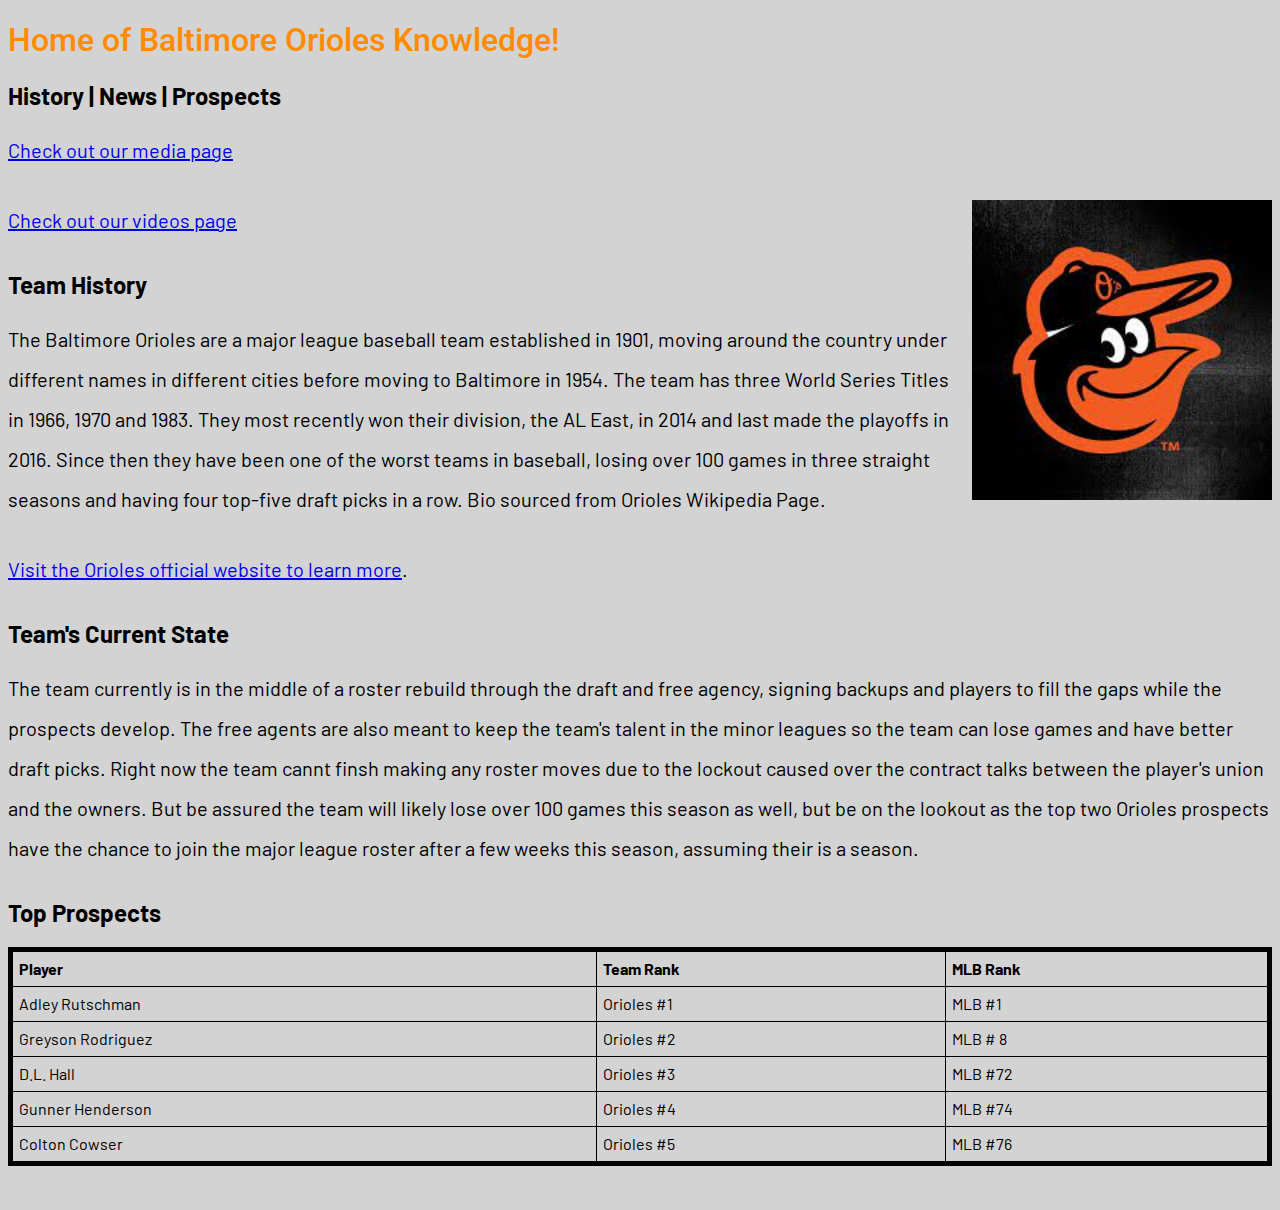
<file: index.html>
<!DOCTYPE html>
<!-- saved from url=(0063)https://gagannirula.github.io/spring2022/StarterPage/index.html -->
<html class="no-js" lang="en"><head><meta http-equiv="Content-Type" content="text/html; charset=UTF-8">

<meta http-equiv="x-ua-compatible" content="ie=edge">
<meta name="viewport" content="width=device-width, initial-scale=1.0">
<title>Baltimore Orioles Rundown</title>

<link rel="stylesheet" href="style.css">

</head>
<link rel="preconnect" href="https://fonts.googleapis.com">
<link rel="preconnect" href="https://fonts.gstatic.com" crossorigin>
<link href="https://fonts.googleapis.com/css2?family=Barlow:wght@200&family=Roboto:wght@100&display=swap" rel="stylesheet">

<body>

<h1><font color="FF8C00">Home of Baltimore Orioles Knowledge!</font></h1>
<h2>History | News | Prospects </h2>

<p> <a href="FanPageExample.html" target="_blank">Check out our media page</a>
<p> <a href="OriolesVideos.html" target="_blank">Check out our videos page</a>

	

<img src="images/Orioles.jpeg" align="right" border="0" alt="Orioles Image" title="Orioles Image" width="300" height="300" style="padding-left: 20px;">

<h2> Team History </h2>

<p>The Baltimore Orioles are a major league baseball team established in 1901, moving around the country under different names in different cities before moving to Baltimore in 1954. The team has three World Series Titles in 1966, 1970 and 1983. They most recently won their division, the AL East, in 2014 and last made the playoffs in 2016. Since then they have been one of the worst teams in baseball, losing over 100 games in three straight seasons and having four top-five draft picks in a row. Bio sourced from Orioles Wikipedia Page.
</p>

<p> <a href="https://mlb.com/orioles/" target="_blank">Visit the Orioles official website to learn more</a>.</p>

<h2>Team's Current State</h2>

<p>The team currently is in the middle of a roster rebuild through the draft and free agency, signing backups and players to fill the gaps while the prospects develop. The free agents are also meant to keep the team's talent in the minor leagues so the team can lose games and have better draft picks. Right now the team cannt finsh making any roster moves due to the lockout caused over the contract talks between the player's union and the owners. But be assured the team will likely lose over 100 games this season as well, but be on the lookout as the top two Orioles prospects have the chance to join the major league roster after a few weeks this season, assuming their is a season.</p>

<H2>Top Prospects</H2>
<table>

	<tr>
		<th>Player</th>
		<th>Team Rank</th>
		<th>MLB Rank</th>
	</tr>
	<tr>
<td>Adley Rutschman</td>
<td>Orioles #1 </td>
<td>MLB #1</td>
   </tr>
   <tr>
<td>Greyson Rodriguez</td>
<td>Orioles #2</td>
<td>MLB # 8</td>
    </tr>
    <tr>
<td>D.L. Hall</td>
<td>Orioles #3</td>
<td>MLB #72</td>
    </tr>
    <tr>
<td>Gunner Henderson</td>
<td>Orioles #4</td>
<td>MLB #74</td>
    </tr>
    <tr>
<td>Colton Cowser</td>
<td>Orioles #5</td>
<td>MLB #76</td>
   </tr>

	 
</table>

<br><br>




</body></html>
</file>
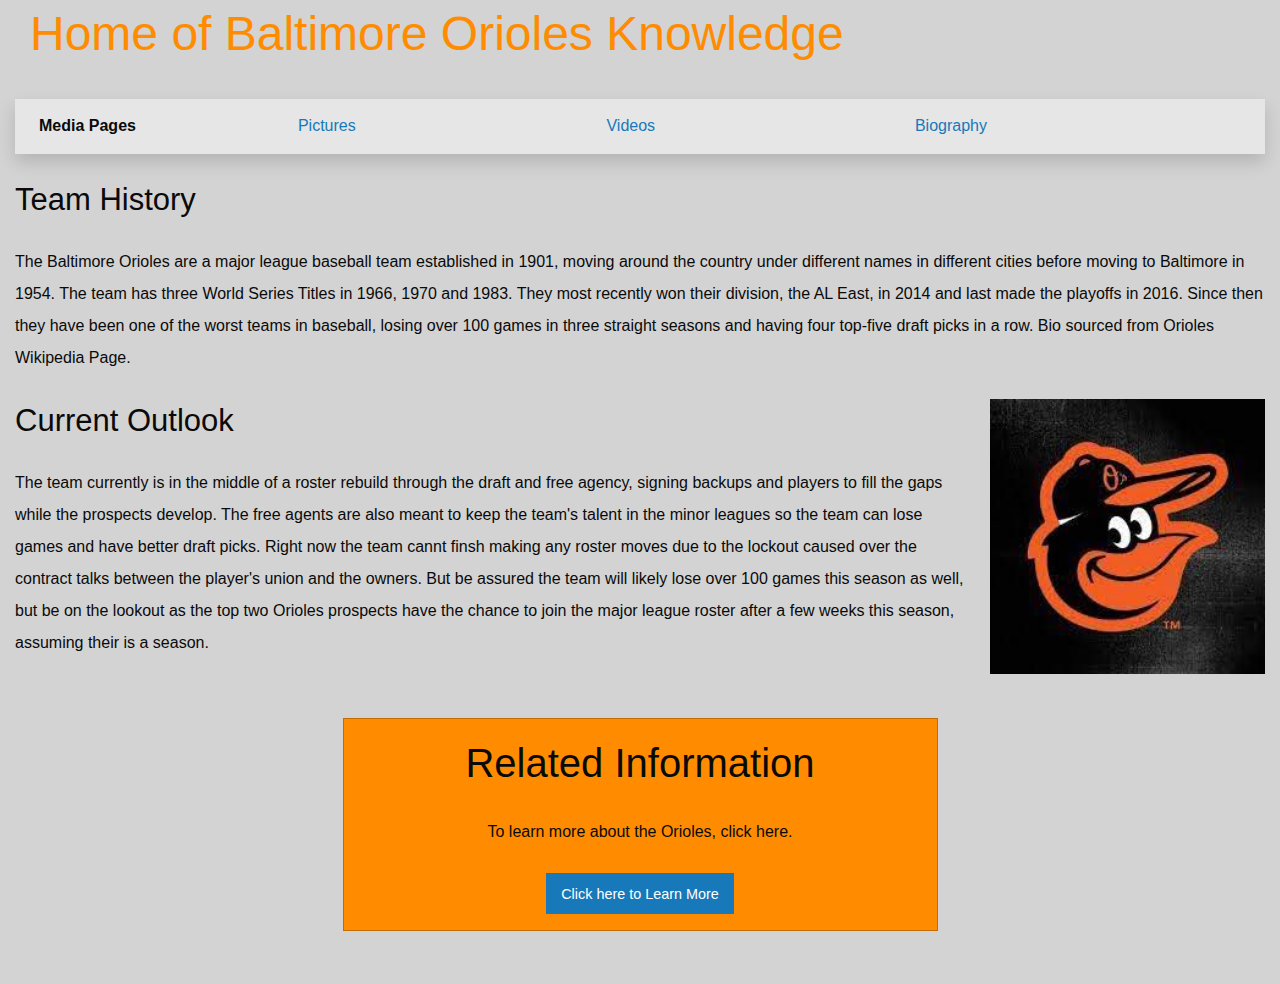
<file: foundationStarter/index.html>
<!doctype html>
<html class="no-js" lang="en" dir="ltr">
  <head>
    <meta charset="utf-8">
    <meta http-equiv="x-ua-compatible" content="ie=edge">
    <meta name="viewport" content="width=device-width, initial-scale=1.0">
    <title>Baltimore Orioles Framework </title>
    <link rel="stylesheet" href="css/foundation.css">
    <link rel="stylesheet" href="css/app.css">
  </head>
  <body>
    
<div class="container">
<div class="grid-x grid-padding-x">
 <div class="large-12 cell mainHeader">
<h1>Home of Baltimore Orioles Knowledge</h1>

<br>
</div>

<div class="title-bar"
data-responsive-toggle="example-menu" data-hide-for="medium">
  <button class="menu-icon" type="button" data-toggle></button>
  <div class="title-bar-title">Menu</div>
</div>

<div class="top-bar" id="example-menu">
  <div class="top-bar-left">
    <ul class="dropdown menu" data-dropdown-menu>
      <li class="menu-text">Media Pages</li>
      <li class="has-submenu">
        <a href="FrameworkMedia.html" target="_blank">Pictures</a>
      </li>
      <li class="has-submenu"><a href="OrioleVideo.html" target="_blank">Videos</a></li>
      <li class="has-submenu"><a href="OriolesBio.html" target="_blank">Biography</a></li>
    </ul>
  </div>
  
    </ul>
  
</div>



</div>



<div class="large-12 medium-12 small-12 cell">

<br>

<h3>Team History</h3>

<p>The Baltimore Orioles are a major league baseball team established in 1901, moving around the country under different names in different cities before moving to Baltimore in 1954. The team has three World Series Titles in 1966, 1970 and 1983. They most recently won their division, the AL East, in 2014 and last made the playoffs in 2016. Since then they have been one of the worst teams in baseball, losing over 100 games in three straight seasons and having four top-five draft picks in a row. Bio sourced from Orioles Wikipedia Page.</p>

<div class="large-4 medium-4 small-4">
  <img class="Orioles" src="images/Orioles2.jpeg" height="275" width="275" align="right">

<h3>Current Outlook</h3>
<p>The team currently is in the middle of a roster rebuild through the draft and free agency, signing backups and players to fill the gaps while the prospects develop. The free agents are also meant to keep the team's talent in the minor leagues so the team can lose games and have better draft picks. Right now the team cannt finsh making any roster moves due to the lockout caused over the contract talks between the player's union and the owners. But be assured the team will likely lose over 100 games this season as well, but be on the lookout as the top two Orioles prospects have the chance to join the major league roster after a few weeks this season, assuming their is a season.</p>


</div>

</div>


</div>
<br>
<div class="grid-x grid-padding-x">

  <div class="large-3 cell">
  </div>

<div class="large-6 cell sidebar">

  <div class="callout calloutstyle" align="center">
    <h2>Related Information</h2>
    <p>To learn more about the Orioles, click here.</p>

    <a href="https://www.mlb.com/orioles" class="button" target="_blank">Click here to Learn More</a>
 </div>
 </div>
    

      
    

  </div>
</div>

    

<br><br>






    <script src="js/vendor/jquery.js"></script>
    <script src="js/vendor/what-input.js"></script>
    <script src="js/vendor/foundation.js"></script>
    <script src="js/app.js"></script>
  </body>
</html>
</file>
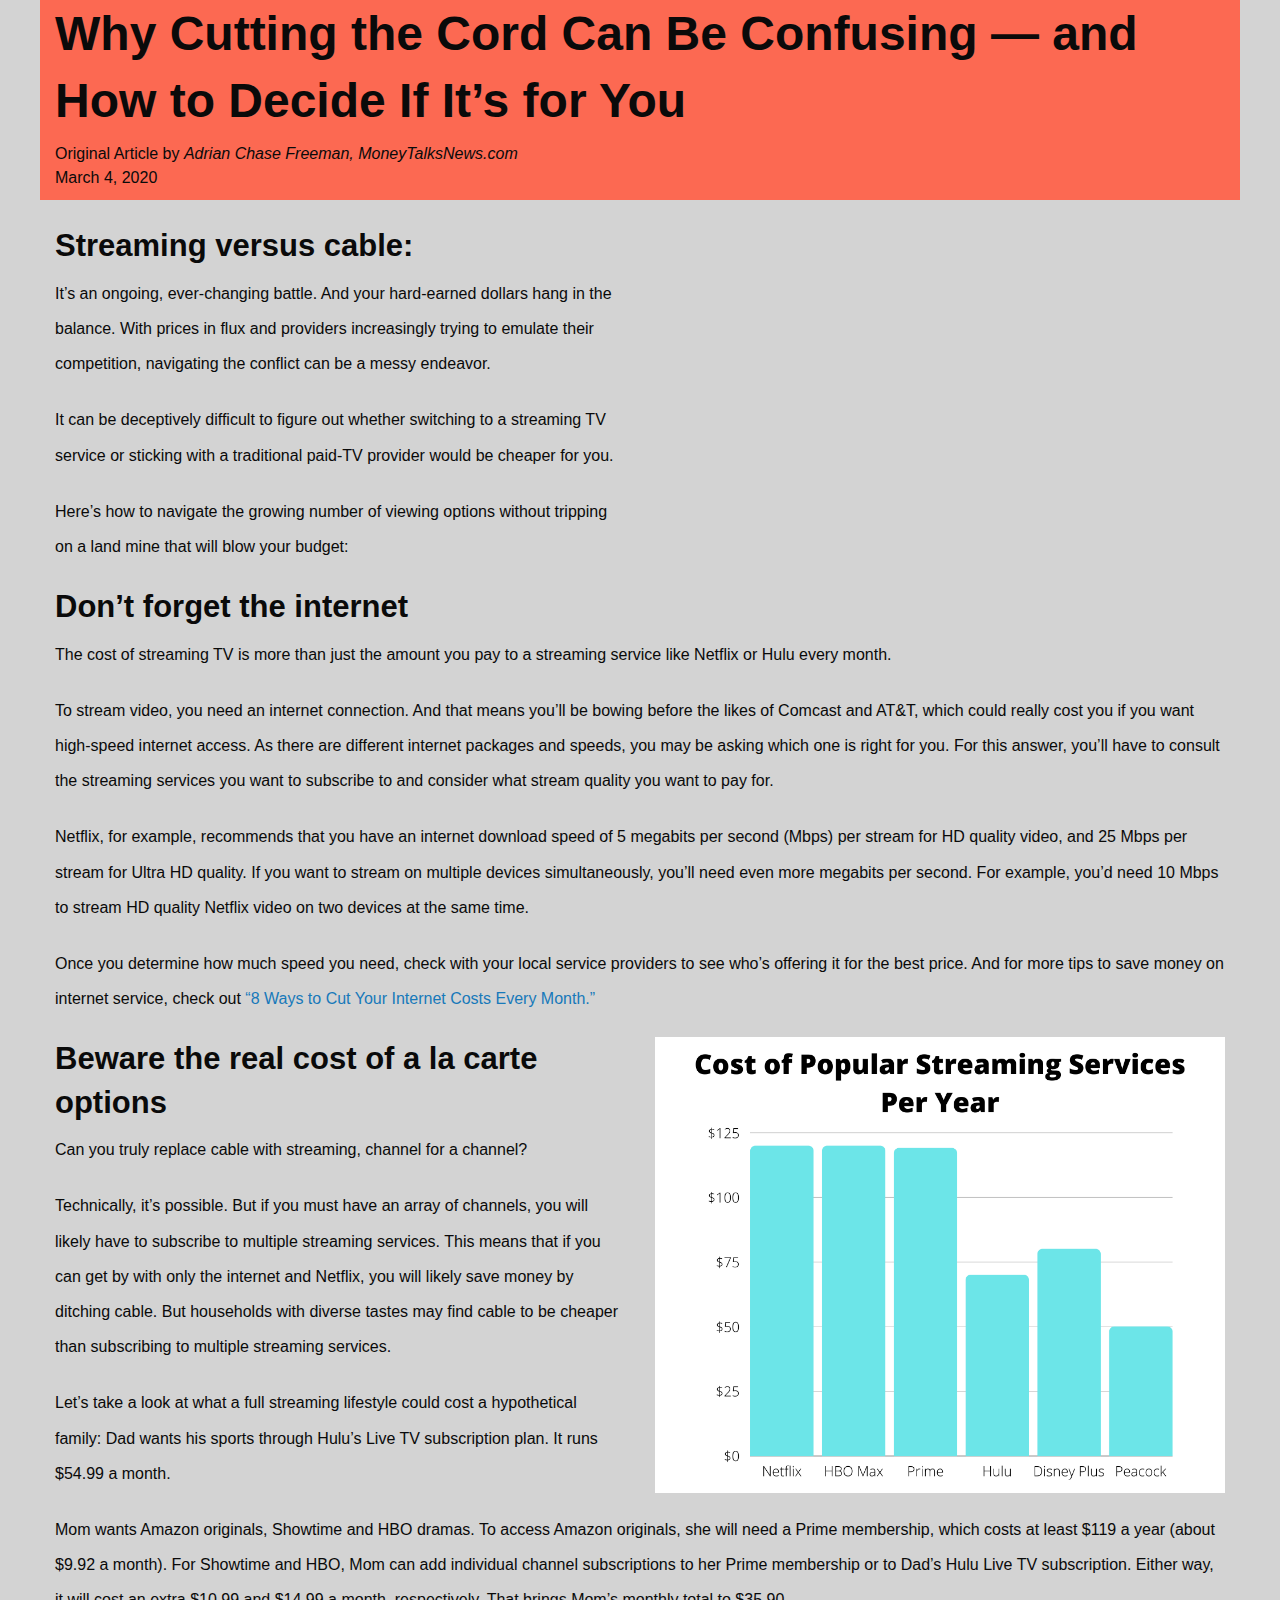
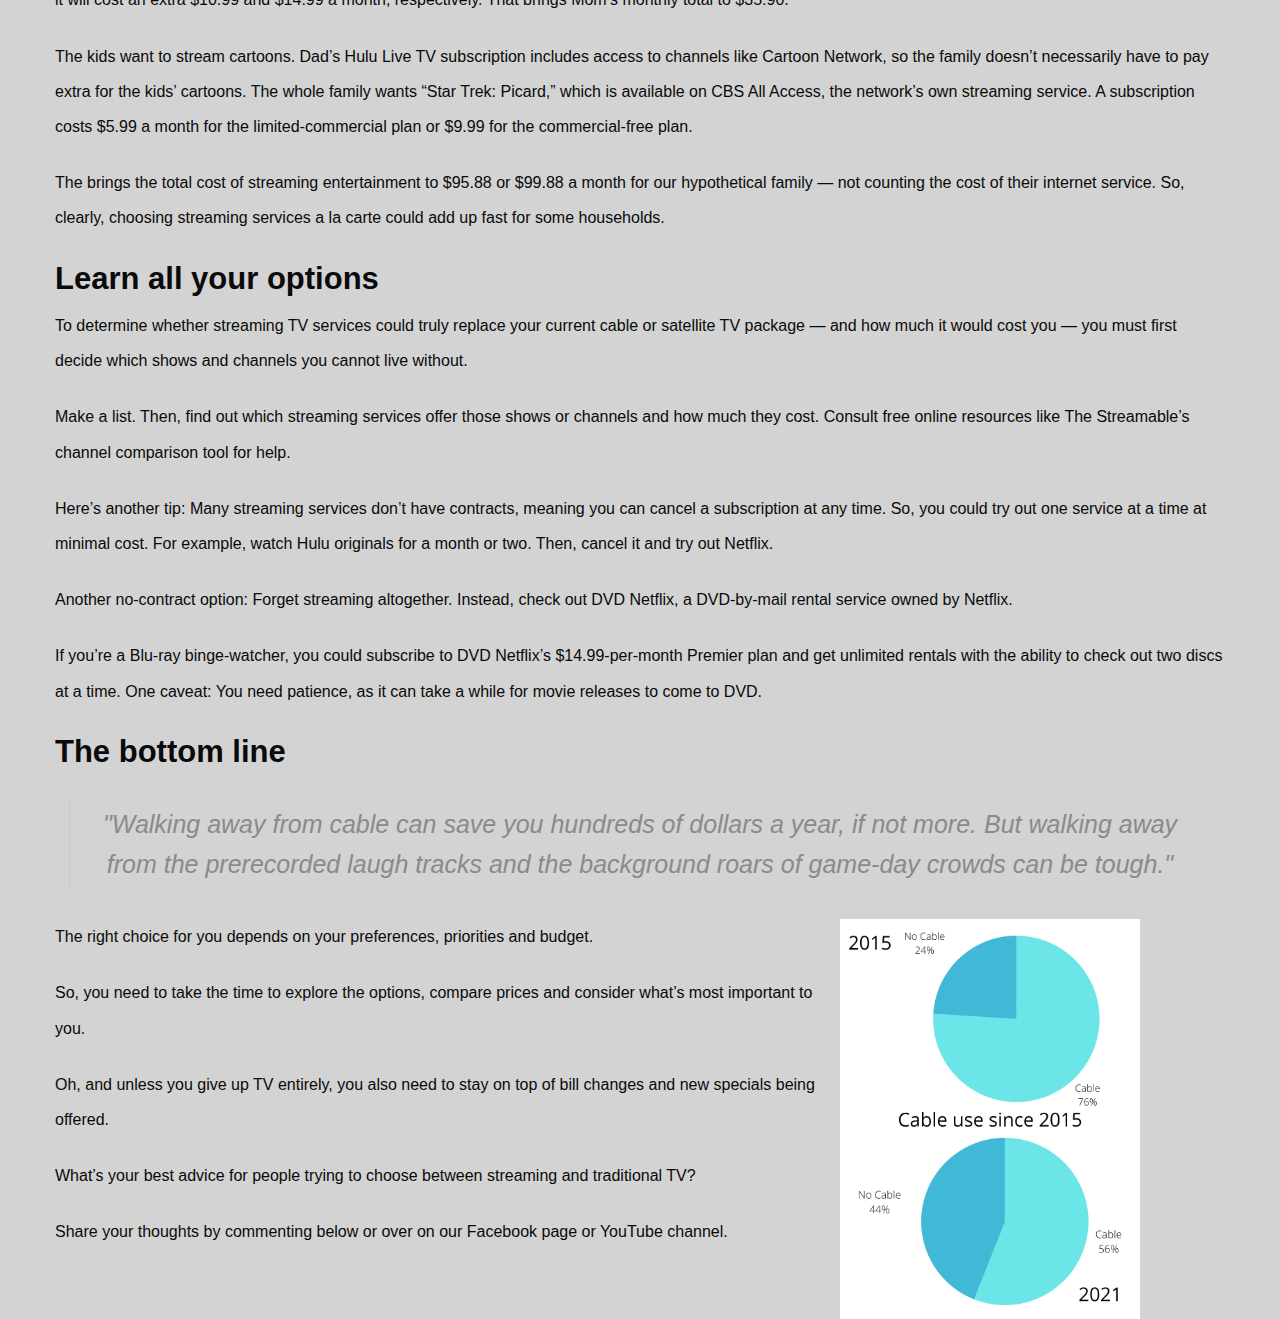
<file: Midterm/index.html>
<!doctype html>
<html class="no-js" lang="en" dir="ltr">
  <head>
    <!--Meta tags found here-->

    <meta charset="utf-8">
    <meta http-equiv="x-ua-compatible" content="ie=edge">
    <meta name="viewport" content="width=device-width, initial-scale=1.0">
    <meta name="description" content="It’s an ongoing, ever-changing battle. And your 
hard-earned dollars hang in the balance. With prices in flux and providers increasingly trying to emulate their competition, navigating the conflict can be a messy endeavor.">
<meta name="keywords" content="cable, streaming, Netflix, Hulu, cost">
<meta name="author" content="Adrian Chase Freeman">
    <!-- This is my Title -->
    <title>The Cost of Cutting Your Cable</title>
    <link rel="stylesheet" href="css/foundation.css">
    <link rel="stylesheet" href="css/app.css">
  </head>
<body>

<!--Page Header-->

    <div class="grid-container">
      <div class="grid-x grid-padding-x">
        <div class="large-12 cell moneytalks">
          <h1><strong>Why Cutting the Cord Can Be Confusing — and How to Decide If It’s for You</strong></h1>
        <byline>Original Article by <em>Adrian Chase Freeman, MoneyTalksNews.com</em><br>
          March 4, 2020</byline>
          
        </div>
      
    </div>
     <br>

      <div class="grid-x grid-padding-x">
        <div class="large-6 cell promo">

<!--Body Text-->

          <h3><strong>Streaming versus cable:</strong></h3>
          <p> It’s an ongoing, ever-changing battle. And your 
hard-earned dollars hang in the balance. With prices in flux and providers increasingly trying to emulate their competition, navigating the conflict can be a messy endeavor.</p>

<p>It can be deceptively difficult to figure out whether switching to a 
streaming TV service or sticking with a traditional paid-TV provider would 
be cheaper for you.</p>
<p> Here’s how to navigate the growing number of viewing options without 
tripping on a land mine that will blow your budget:</p>          
          </div>
          <!-- My Video embed-->

<div class="large-6 cell">

          <iframe float="right" width="560" height="315" src="https://www.youtube.com/embed/DflLnIFlUog" title="YouTube video player" frameborder="0" allow="accelerometer; autoplay; clipboard-write; encrypted-media; gyroscope; picture-in-picture" allowfullscreen></iframe>
        </div>
        
      </div>

      <div class="grid-x grid-padding-x">
        <div class="large-12 cell">

<h3><strong>Don’t forget the internet</strong></h3>

<p>The cost of streaming TV is more than just the amount you pay to a 
streaming service like Netflix or Hulu every month.</p>

<p>To stream video, you need an internet connection. And that means you’ll be 
bowing before the likes of Comcast and AT&T, which could really cost you 
if you want high-speed internet access. As there are different internet packages and speeds, you may be asking 
which one is right for you. For this answer, you’ll have to consult the 
streaming services you want to subscribe to and consider what stream 
quality you want to pay for.</p>

<p>Netflix, for example, recommends that you have an internet download speed 
of 5 megabits per second (Mbps) per stream for HD quality video, and 25 
Mbps per stream for Ultra HD quality. If you want to stream on multiple devices simultaneously, you’ll need even 
more megabits per second. For example, you’d need 10 Mbps to stream HD 
quality Netflix video on two devices at the same time.</p>

<p>Once you determine how much speed you need, check with your local service 
providers to see who’s offering it for the best price. And for more tips 
to save money on internet service, check out<a href="https://www.moneytalksnews.com/ways-to-slash-your-internet-bill/" target="_blank"> “8 Ways to Cut Your Internet 
Costs Every Month.”</a></p>
</div>
</div>

<div class="grid-x grid-padding-x">
  <div class=" large-6 cell">

<h3><strong>Beware the real cost of a la carte options</strong></h3>
<p>Can you truly replace cable with streaming, channel for a channel?</p>

<p>Technically, it’s possible. But if you must have an array of channels, you 
will likely have to subscribe to multiple streaming services. This means that if you can get by with only the internet and Netflix, you 
will likely save money by ditching cable. But households with diverse 
tastes may find cable to be cheaper than subscribing to multiple streaming 
services.</p>
<p>Let’s take a look at what a full streaming lifestyle could cost a 
hypothetical family:
Dad wants his sports through Hulu’s Live TV subscription plan. It runs 
$54.99 a month.</p>
</div>
<div class="large-6 cell">
  <!--My image-->
        <img src="images/Chart.png" alt="Cost of Streaming Services">
      </div>
    </div>
    <div class="grid-x grid-padding-x">
      <div class="large-12 cell">

<p>Mom wants Amazon originals, Showtime and HBO dramas. To access Amazon 
originals, she will need a Prime membership, which costs at least $119 a 
year (about $9.92 a month). For Showtime and HBO, Mom can add individual 
channel subscriptions to her Prime membership or to Dad’s Hulu Live TV 
subscription. Either way, it will cost an extra $10.99 and $14.99 a month, 
respectively. That brings Mom’s monthly total to $35.90.</p>

<p>The kids want to stream cartoons. Dad’s Hulu Live TV subscription includes 
access to channels like Cartoon Network, so the family doesn’t necessarily 
have to pay extra for the kids’ cartoons. The whole family wants “Star Trek: Picard,” which is available on CBS All 
Access, the network’s own streaming service. A subscription costs $5.99 a 
month for the limited-commercial plan or $9.99 for the commercial-free 
plan.</p>

<p>The brings the total cost of streaming entertainment to $95.88 or $99.88 a 
month for our hypothetical family — not counting the cost of their 
internet service. So, clearly, choosing streaming services a la carte 
could add up fast for some households.</p>



<h3><strong>Learn all your options</strong></h3>

<p>To determine whether streaming TV services could truly replace your 
current cable or satellite TV package — and how much it would cost you — 
you must first decide which shows and channels you cannot live without.</p>

<p>Make a list. Then, find out which streaming services offer those shows or channels and 
how much they cost. Consult free online resources like The Streamable’s 
channel comparison tool for help.</p>

<p>Here’s another tip: Many streaming services don’t have contracts, meaning 
you can cancel a subscription at any time. So, you could try out one 
service at a time at minimal cost.
For example, watch Hulu originals for a month or two. Then, cancel it and 
try out Netflix.</p>

<p>Another no-contract option: Forget streaming altogether. Instead, check 
out DVD Netflix, a DVD-by-mail rental service owned by Netflix.</p>

<p>If you’re a Blu-ray binge-watcher, you could subscribe to DVD Netflix’s 
$14.99-per-month Premier plan and get unlimited rentals with the ability 
to check out two discs at a time. One caveat: You need patience, as it can 
take a while for movie releases to come to DVD.</p>

<h3><strong>The bottom line</strong></h3>
<div>
<aside class="pquote">
<blockquote><p>"Walking away from cable can save you hundreds of dollars a year, if not 
more. But walking away from the prerecorded laugh tracks and the 
background roars of game-day crowds can be tough."</p></blockquote>
</aside>
</div>
</div>
</div>

<div class="grid-x grid-padding-x">
  <div class="large-8 cell">
    <p>The right choice for you depends on your preferences, priorities and 
budget.</p>

<p> So, you need to take the time to explore the options, compare 
prices and consider what’s most important to you.</p>

<p>Oh, and unless you give up TV entirely, you also need to stay on top of 
bill changes and new specials being offered.</p>

<p>What’s your best advice for people trying to choose between streaming and 
traditional TV?</p> 

<p>Share your thoughts by commenting below or over on our 
Facebook page or YouTube channel.</p>
</div>
  <img src="images/2021.png" height="350" width="300" alt="Graph of Cable Use">
</div>
 


</div>
</div>


          </div>
        </div>
      </div>


      
       


    <script src="js/vendor/jquery.js"></script>
    <script src="js/vendor/what-input.js"></script>
    <script src="js/vendor/foundation.js"></script>
    <script src="js/app.js"></script>
  </body>
</html>
</file>
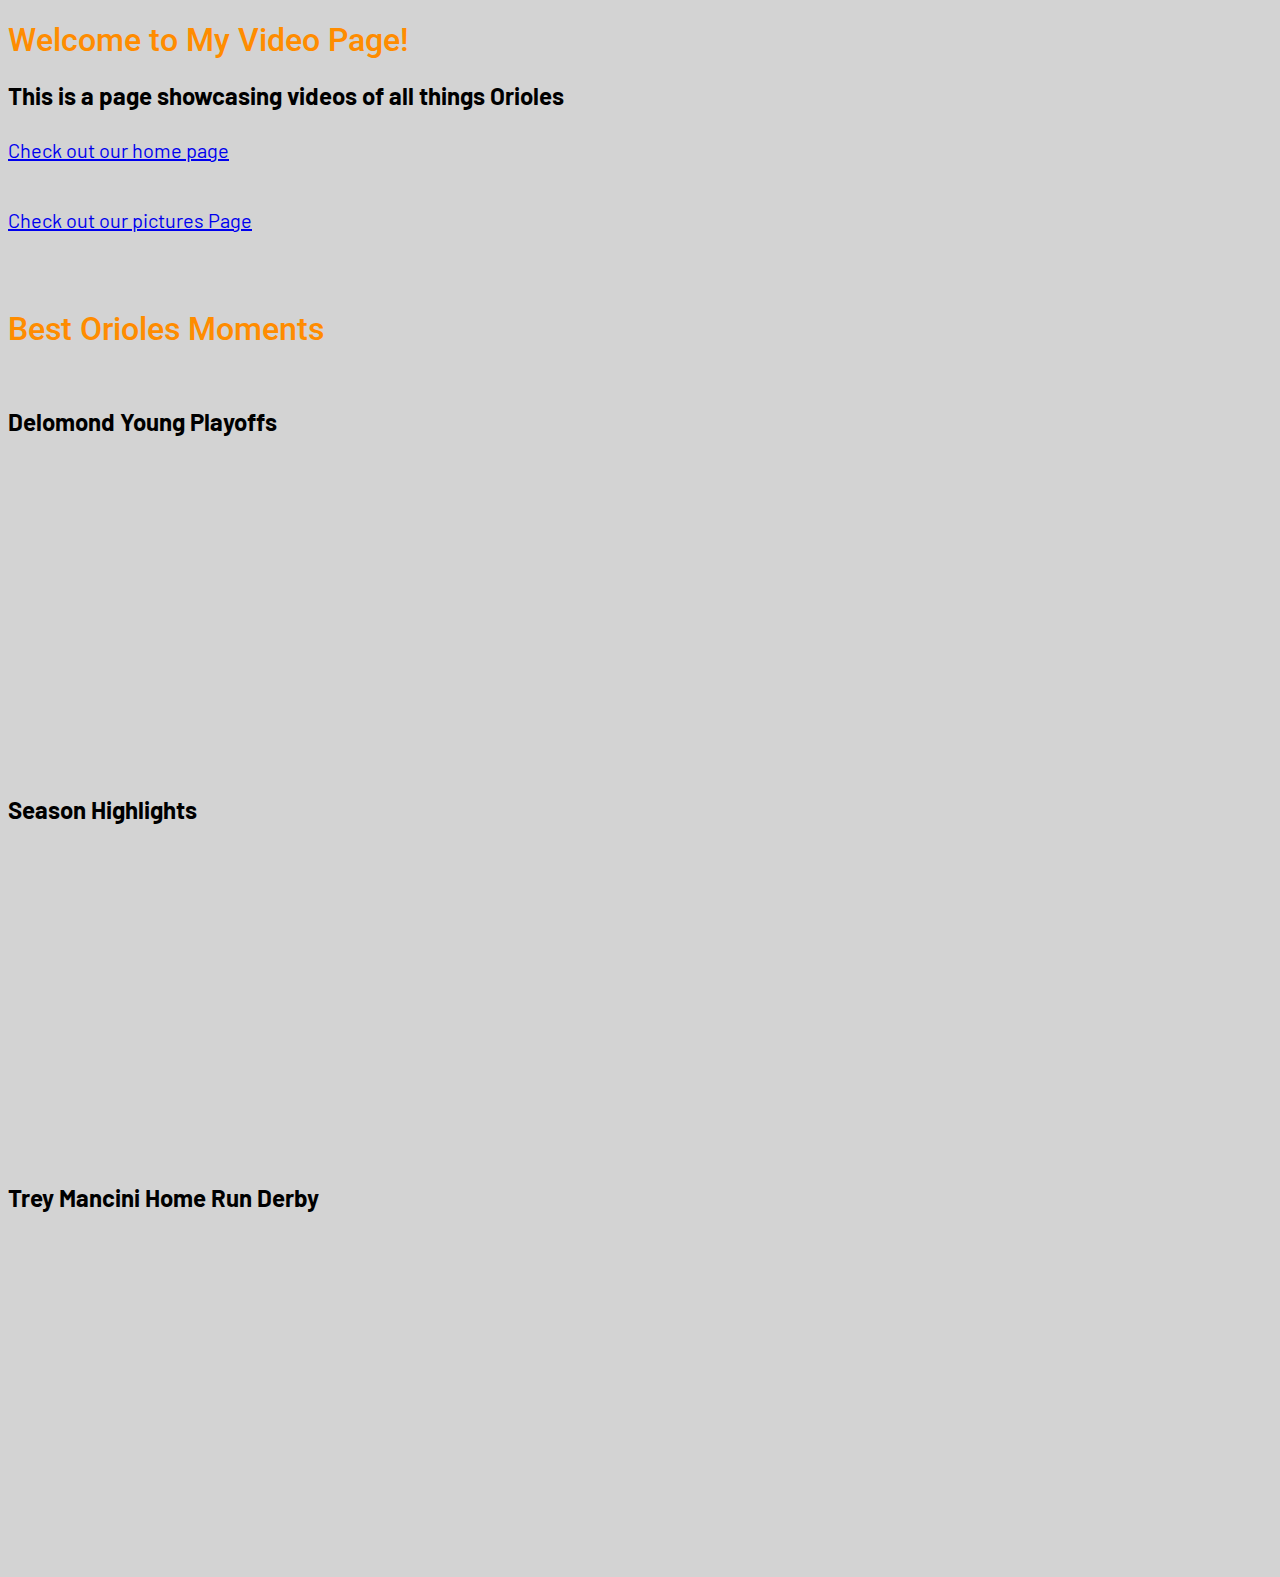
<file: OriolesVideos.html>
<!DOCTYPE html>
<!-- saved from url=(0063)https://gagannirula.github.io/spring2022/StarterPage/index.html -->
<html class="no-js" lang="en"><head><meta http-equiv="Content-Type" content="text/html; charset=UTF-8">

<meta http-equiv="x-ua-compatible" content="ie=edge">
<meta name="viewport" content="width=device-width, initial-scale=1.0">
<title>Orioles Videos</title>

<link rel="stylesheet" href="style.css">

</head>

<link rel="preconnect" href="https://fonts.googleapis.com">
<link rel="preconnect" href="https://fonts.gstatic.com" crossorigin>
<link href="https://fonts.googleapis.com/css2?family=Barlow:wght@200&family=Roboto:wght@100&display=swap" rel="stylesheet">

<body>

<h1><font>Welcome to My Video Page!</font></h1>
<h2>This is a page showcasing videos of all things Orioles</h2>

<p> <a href="index.html" target="_blank">Check out our home page</a>
<p> <a href="FanPageExample.html" target="_blank">Check out our pictures Page</a>
<br><br>

<h1>Best Orioles Moments</h1>
<br>

<h2>Delomond Young Playoffs</h2>

<iframe width="560" height="315" src="https://www.youtube.com/embed/t5tgZcAm87o" title="YouTube video player" frameborder="0" allow="accelerometer; autoplay; clipboard-write; encrypted-media; gyroscope; picture-in-picture" allowfullscreen></iframe>

<br>

<h2>Season Highlights</h2>

<iframe width="560" height="315" src="https://www.youtube.com/embed/n731p3g-MRk" title="YouTube video player" frameborder="0" allow="accelerometer; autoplay; clipboard-write; encrypted-media; gyroscope; picture-in-picture" allowfullscreen></iframe>

<br>

<h2>Trey Mancini Home Run Derby</h2>
<iframe width="560" height="315" src="https://www.youtube.com/embed/F-we8tYzrgg" title="YouTube video player" frameborder="0" allow="accelerometer; autoplay; clipboard-write; encrypted-media; gyroscope; picture-in-picture" allowfullscreen></iframe>
<br><br>

</body></html>
</file>
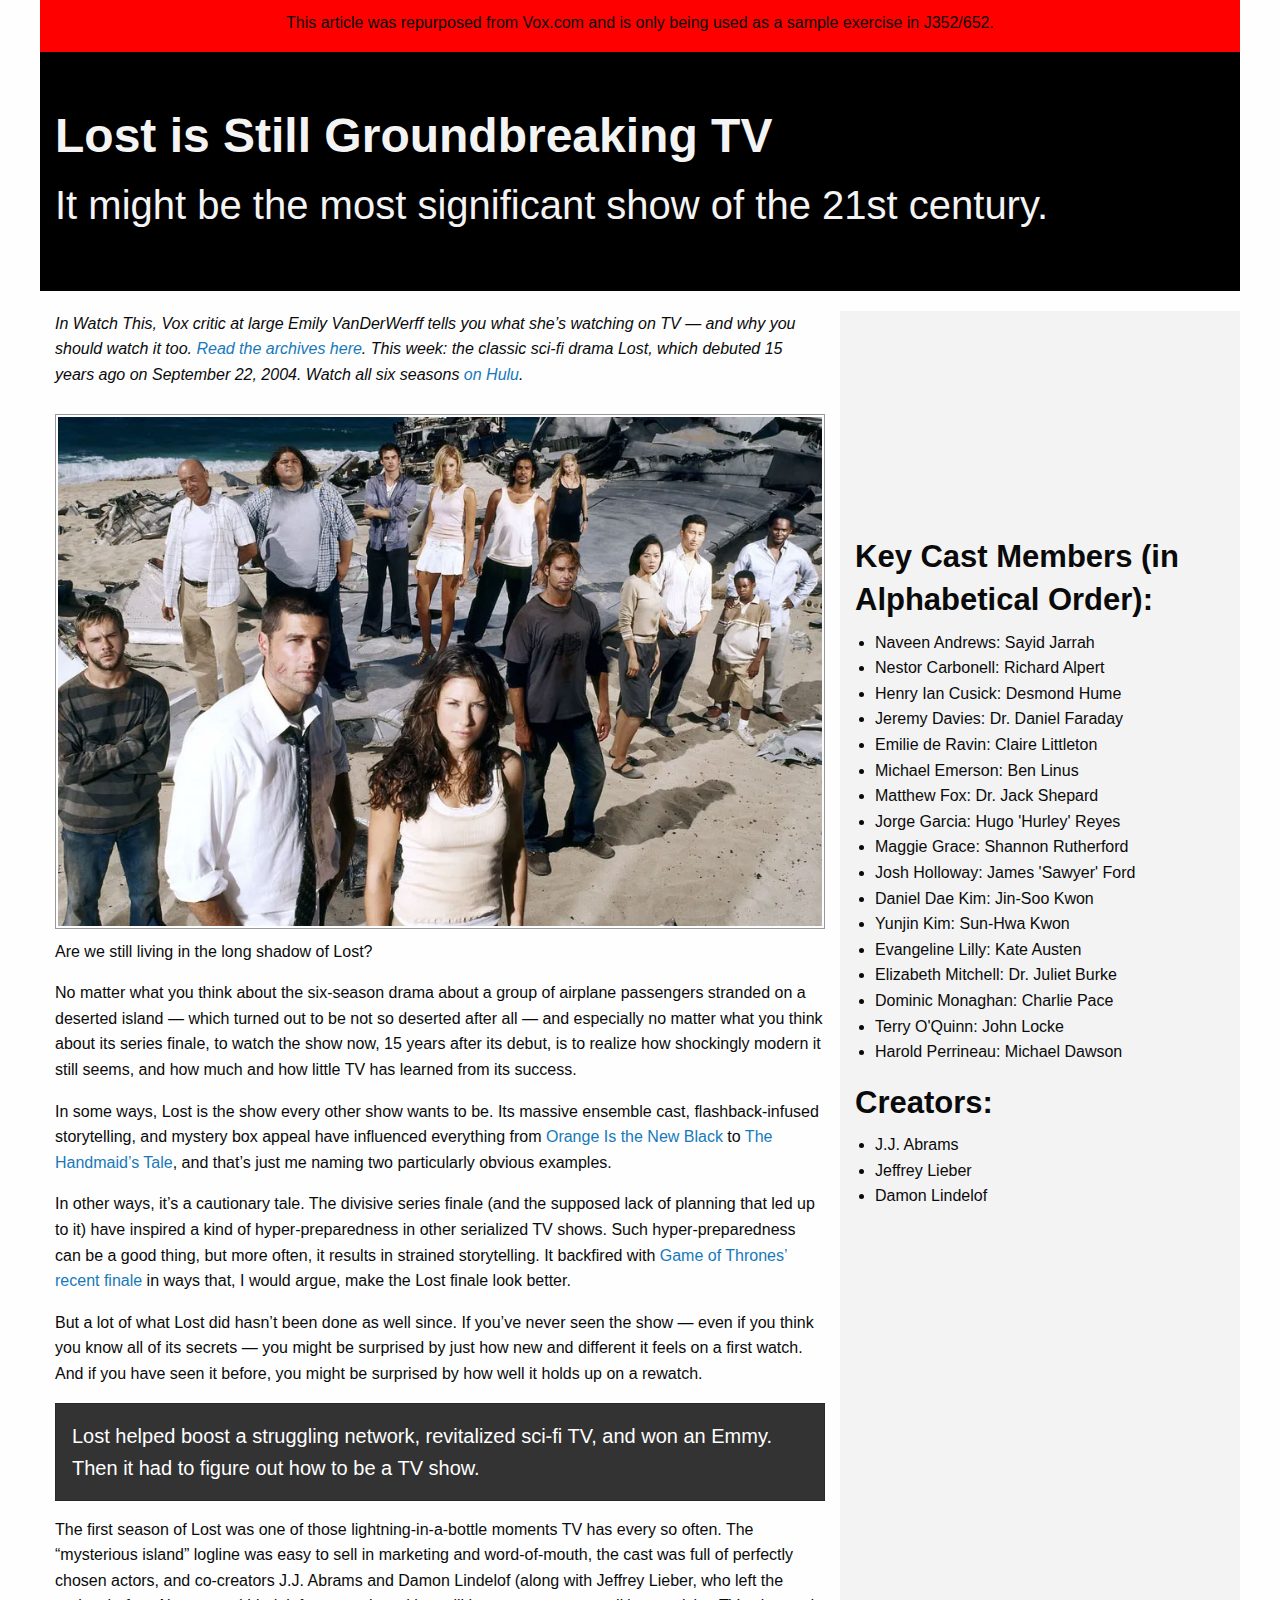
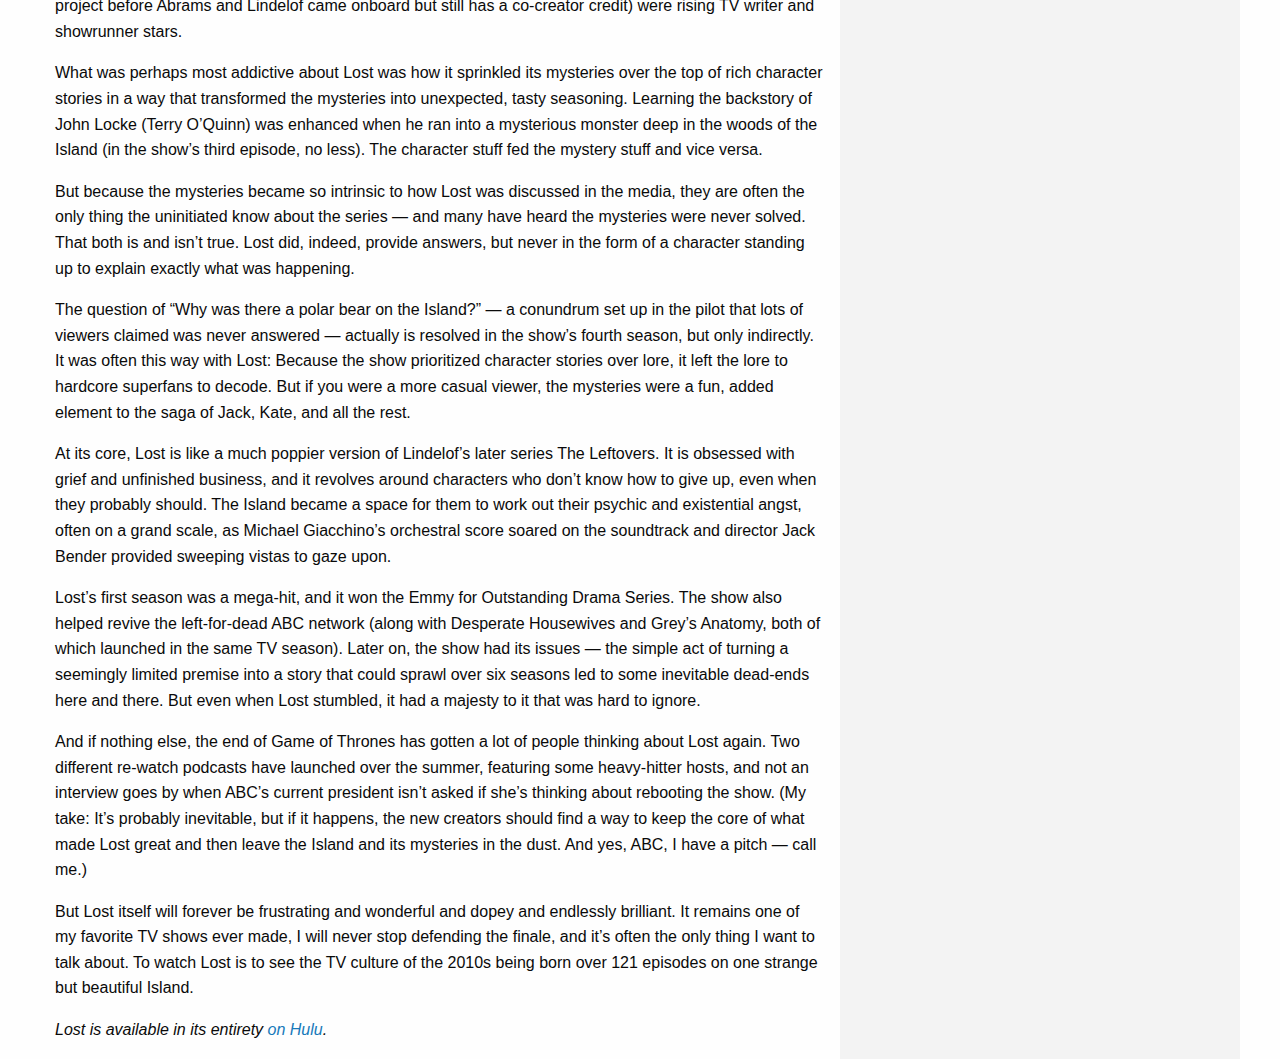
<file: Broken-3/LostDebugging.html>
<!doctype html>
<html class="no-js" lang="en" dir="ltr">
  <head>
    <meta charset="utf-8">
    <meta http-equiv="x-ua-compatible" content="ie=edge">
    <meta name="viewport" content="width=device-width, initial-scale=1.0">
    <title>Lost is Still Groundbreaking TV</title>



<link rel="stylesheet" href="css/foundation.css">
    <link rel="stylesheet" href="css/app.css">
    

  </head>
  <body>

<div class="grid-container">

<div class="grid-x grid-padding-x">
<div class="large-12 cell disclaimer">
<p>This article was repurposed from Vox.com and is only being used as a sample exercise in J352/652.</p>
</div>
</div>


<div class="grid-x grid-padding-x">
<div class="large-12 cell mainHeader">
<h1>Lost is Still Groundbreaking TV</h1>

<h2>It might be the most significant show of the 21st century.</h2>

</div>




<div class="large-8 medium-6 small-12 cell">

<p><em>In Watch This, Vox critic at large Emily VanDerWerff tells you what she’s watching on TV — and why you should watch it too. <a href="https://www.vox.com/watch-this-tv-show-recommendations" target="_blank">Read the archives here</a>. This week: the classic sci-fi drama Lost, which debuted 15 years ago on September 22, 2004. Watch all six seasons <a href="http://www.hulu.com/lost" target="_blank">on Hulu</a>.</em></p>


<img src="images/lost.jpg" border="0" alt="THIS IS DUMMY TEXT" title="THIS IS DUMMY TEXT" class="bigImage">


<p>Are we still living in the long shadow of Lost?</p>

<p>No matter what you think about the six-season drama about a group of airplane passengers stranded on a deserted island — which turned out to be not so deserted after all — and especially no matter what you think about its series finale, to watch the show now, 15 years after its debut, is to realize how shockingly modern it still seems, and how much and how little TV has learned from its success.</p>

<p>In some ways, Lost is the show every other show wants to be. Its massive ensemble cast, flashback-infused storytelling, and mystery box appeal have influenced everything from <a href="https://www.vox.com/2019/8/7/20754146/orange-is-the-new-black-diversity-final-season-review" target="_blank">Orange Is the New Black</a> to <a href="http://www.vox.com/the-handmaids-tale" target="_blank">The Handmaid’s Tale</a>, and that’s just me naming two particularly obvious examples.</p>

<p>In other ways, it’s a cautionary tale. The divisive series finale (and the supposed lack of planning that led up to it) have inspired a kind of hyper-preparedness in other serialized TV shows. Such hyper-preparedness can be a good thing, but more often, it results in strained storytelling. It backfired with <a href="https://www.vox.com/culture/2019/5/27/18639229/game-of-thrones-finale-disappointing-the-iron-throne-recap" target="_blank">Game of Thrones’ recent finale</a> in ways that, I would argue, make the Lost finale look better.</p>

<p>But a lot of what Lost did hasn’t been done as well since. If you’ve never seen the show — even if you think you know all of its secrets — you might be surprised by just how new and different it feels on a first watch. And if you have seen it before, you might be surprised by how well it holds up on a rewatch.</p>

<div class="callout calloutStyle"><p>Lost helped boost a struggling network, revitalized sci-fi TV, and won an Emmy. Then it had to figure out how to be a TV show.</p></div>

<p>The first season of Lost was one of those lightning-in-a-bottle moments TV has every so often. The “mysterious island” logline was easy to sell in marketing and word-of-mouth, the cast was full of perfectly chosen actors, and co-creators J.J. Abrams and Damon Lindelof (along with Jeffrey Lieber, who left the project before Abrams and Lindelof came onboard but still has a co-creator credit) were rising TV writer and showrunner stars.</p>

<p>What was perhaps most addictive about Lost was how it sprinkled its mysteries over the top of rich character stories in a way that transformed the mysteries into unexpected, tasty seasoning. Learning the backstory of John Locke (Terry O’Quinn) was enhanced when he ran into a mysterious monster deep in the woods of the Island (in the show’s third episode, no less). The character stuff fed the mystery stuff and vice versa.</p>

<p>But because the mysteries became so intrinsic to how Lost was discussed in the media, they are often the only thing the uninitiated know about the series — and many have heard the mysteries were never solved. That both is and isn’t true. Lost did, indeed, provide answers, but never in the form of a character standing up to explain exactly what was happening.</p>

<p>The question of “Why was there a polar bear on the Island?” — a conundrum set up in the pilot that lots of viewers claimed was never answered — actually is resolved in the show’s fourth season, but only indirectly. It was often this way with Lost: Because the show prioritized character stories over lore, it left the lore to hardcore superfans to decode. But if you were a more casual viewer, the mysteries were a fun, added element to the saga of Jack, Kate, and all the rest.</p>

<p>At its core, Lost is like a much poppier version of Lindelof’s later series The Leftovers. It is obsessed with grief and unfinished business, and it revolves around characters who don’t know how to give up, even when they probably should. The Island became a space for them to work out their psychic and existential angst, often on a grand scale, as Michael Giacchino’s orchestral score soared on the soundtrack and director Jack Bender provided sweeping vistas to gaze upon.</p>

<p>Lost’s first season was a mega-hit, and it won the Emmy for Outstanding Drama Series. The show also helped revive the left-for-dead ABC network (along with Desperate Housewives and Grey’s Anatomy, both of which launched in the same TV season). Later on, the show had its issues — the simple act of turning a seemingly limited premise into a story that could sprawl over six seasons led to some inevitable dead-ends here and there. But even when Lost stumbled, it had a majesty to it that was hard to ignore.</p>

<p>And if nothing else, the end of Game of Thrones has gotten a lot of people thinking about Lost again. Two different re-watch podcasts have launched over the summer, featuring some heavy-hitter hosts, and not an interview goes by when ABC’s current president isn’t asked if she’s thinking about rebooting the show. (My take: It’s probably inevitable, but if it happens, the new creators should find a way to keep the core of what made Lost great and then leave the Island and its mysteries in the dust. And yes, ABC, I have a pitch — call me.)</p>

<p>But Lost itself will forever be frustrating and wonderful and dopey and endlessly brilliant. It remains one of my favorite TV shows ever made, I will never stop defending the finale, and it’s often the only thing I want to talk about. To watch Lost is to see the TV culture of the 2010s being born over 121 episodes on one strange but beautiful Island.</p>

<p><em>Lost is available in its entirety <a href="http://www.hulu.com/lost" target="_blank">on Hulu</a>.</em></p>


</div>

<div class="large-4 medium-6 small-12 sidebar cell">

<div class="responsive-embed widescreen">
<iframe width="560" height="315" src="https://www.youtube.com/embed/f4AN2wVAlqE" title="YouTube video player" frameborder="0" allow="accelerometer; autoplay; clipboard-write; encrypted-media; gyroscope; picture-in-picture" allowfullscreen></iframe>
</div>


<h3>Key Cast Members (in Alphabetical Order):</h3>
<ul>
<li>Naveen Andrews: Sayid Jarrah</li>
<li>Nestor Carbonell: Richard Alpert</li>
<li>Henry Ian Cusick: Desmond Hume</li>
<li>Jeremy Davies: Dr. Daniel Faraday</li>
<li>Emilie de Ravin: Claire Littleton</li>
<li>Michael Emerson: Ben Linus</li>
<li>Matthew Fox: Dr. Jack Shepard</li>
<li>Jorge Garcia: Hugo 'Hurley' Reyes</li>
<li>Maggie Grace: Shannon Rutherford</li>
<li>Josh Holloway: James 'Sawyer' Ford</li>
<li>Daniel Dae Kim: Jin-Soo Kwon</li>
<li>Yunjin Kim: Sun-Hwa Kwon</li>
<li>Evangeline Lilly: Kate Austen</li>
<li>Elizabeth Mitchell: Dr. Juliet Burke</li>
<li>Dominic Monaghan: Charlie Pace</li>
<li>Terry O'Quinn: John Locke</li>
<li>Harold Perrineau: Michael Dawson</li>
</ul>

<h3>Creators:</h3>
<ul>
<li>J.J. Abrams</li>
<li>Jeffrey Lieber</li>
<li>Damon Lindelof</li>
</ul>




</div>
</div>

</div>

    <script src="js/vendor/jquery.js"></script>
    <script src="js/vendor/what-input.js"></script>
    <script src="js/vendor/foundation.js"></script>
    <script src="js/app.js"></script>
  </body>
</html>
</file>
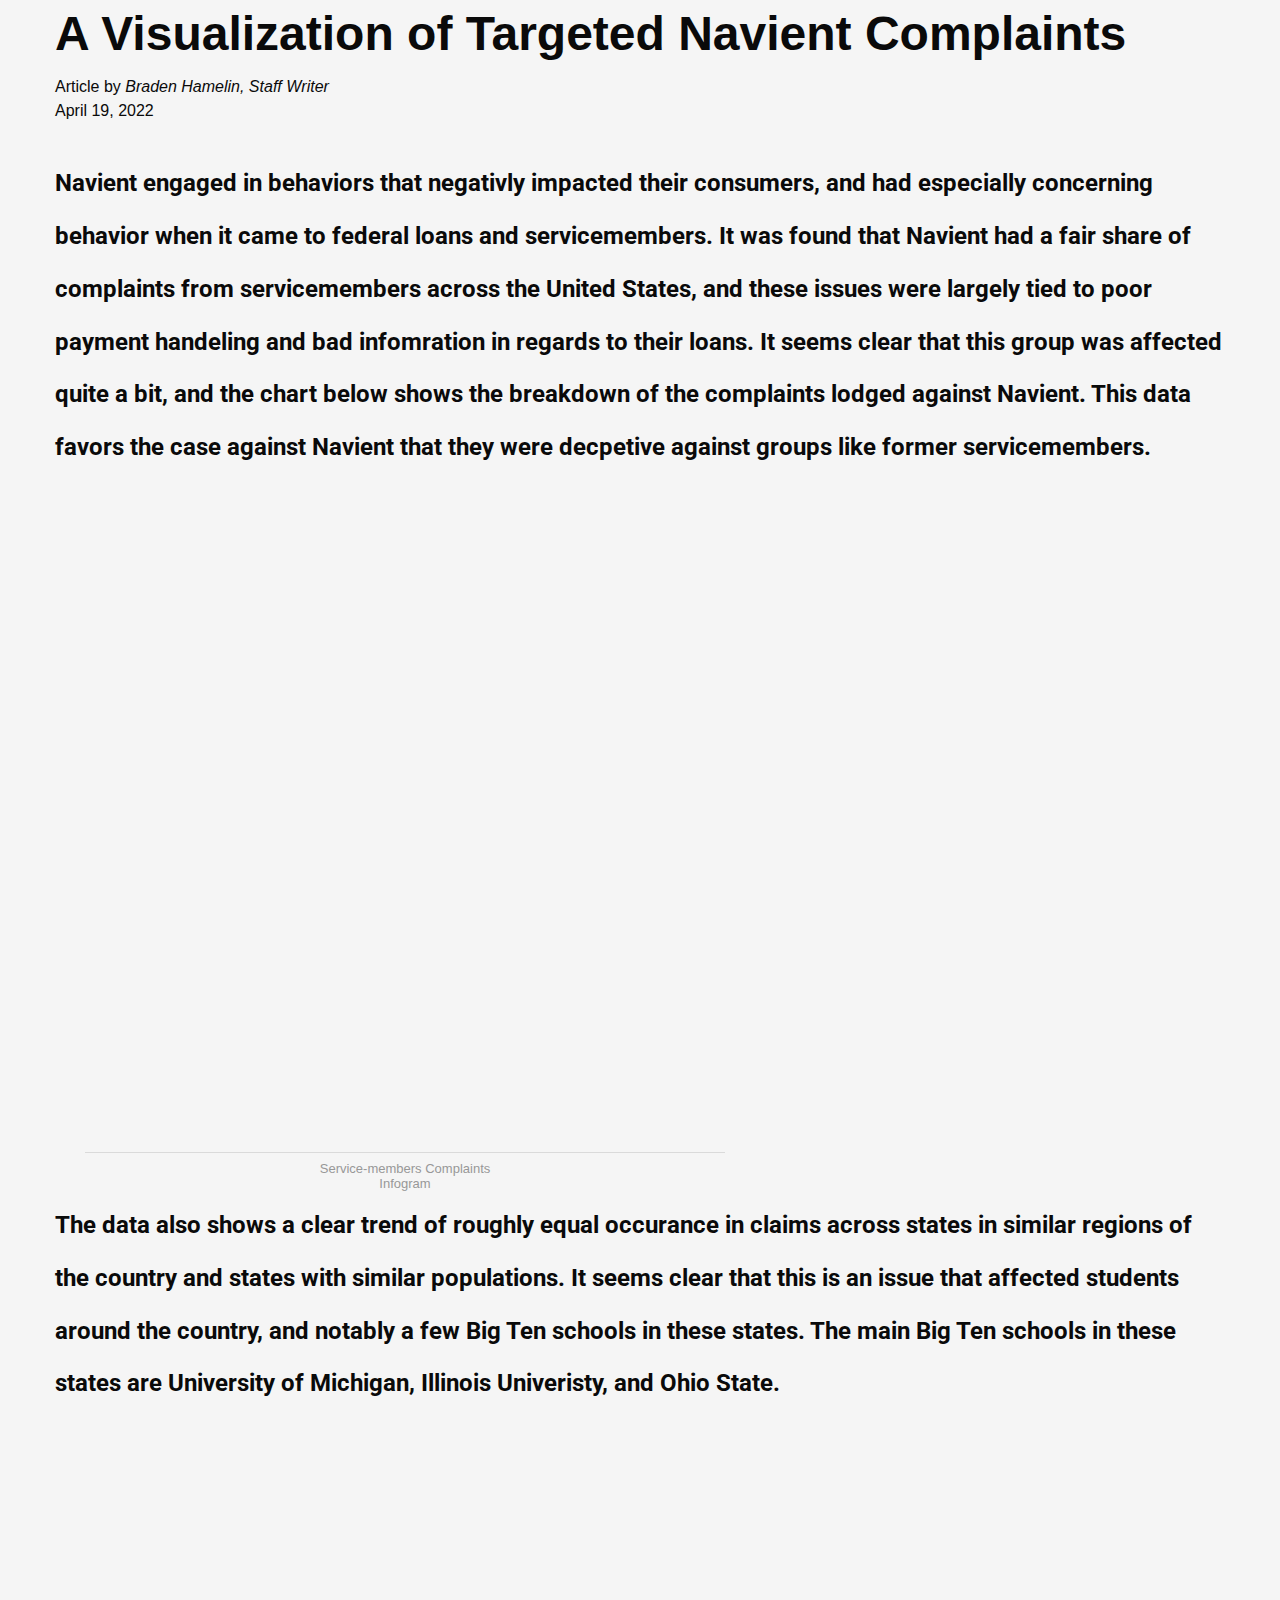
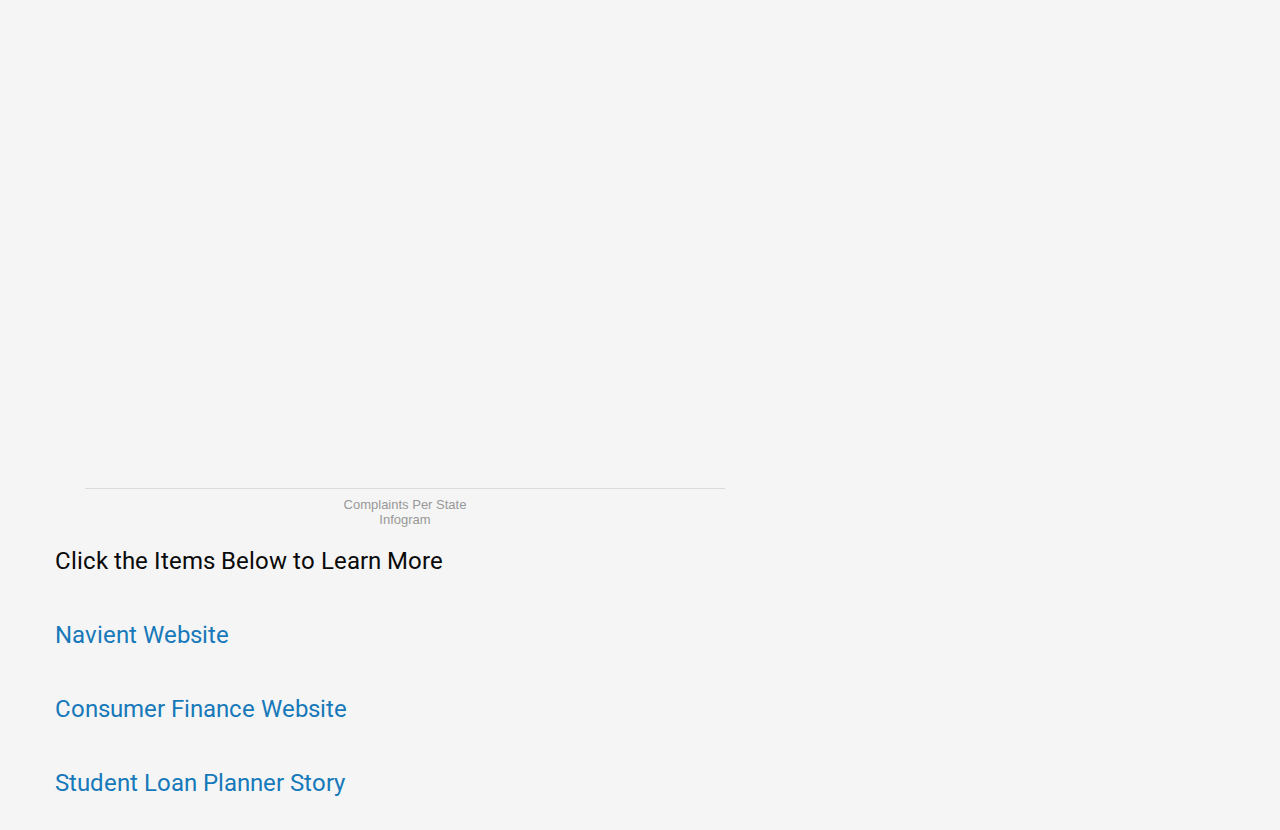
<file: DataViz/Naviance.html>
<!doctype html>
<html class="no-js" lang="en" dir="ltr">
  <head>
    <!--Meta tags found here-->

    <meta charset="utf-8">
    <meta http-equiv="x-ua-compatible" content="ie=edge">
    <meta name="viewport" content="width=device-width, initial-scale=1.0">
    <meta name="description" content="After looking into the data, it's clear that the lawsuit against Navient has some merit.">
<meta name="keywords" content="private, lawsuit, federal, Naviance, loans, cost">
<meta name="author" content="Braden Hamelin">
    <!-- This is my Title -->
    <title>Navient Visualized</title>
    <link rel="stylesheet" href="css/foundation.css">
    <link rel="stylesheet" href="css/app.css">


    <link rel="preconnect" href="https://fonts.googleapis.com">
<link rel="preconnect" href="https://fonts.gstatic.com" crossorigin>
<link href="https://fonts.googleapis.com/css2?family=Barlow:wght@200&family=Roboto:wght@100&display=swap" rel="stylesheet">

  </head>
<body>

<!--Page Header-->

    <div class="grid-container">
      <div class="grid-x grid-padding-x">
        <div class="large-12 cell moneytalks">
          <h1><strong>A Visualization of Targeted Navient Complaints</strong></h1>
        <byline>Article by <em>Braden Hamelin, Staff Writer</em><br>
          April 19, 2022</byline>
          
        </div>
      
    </div>
     <br>

      <div class="grid-x grid-padding-x">
        <div class="large-12 cell">


          <p><strong>Navient engaged in behaviors that negativly impacted their consumers, and had especially concerning behavior when it came to federal loans and servicemembers. It was found that Navient had a fair share of complaints from servicemembers across the United States, and these issues were largely tied to poor payment handeling and bad infomration in regards to their loans. It seems clear that this group was affected quite a bit, and the chart below shows the breakdown of the complaints lodged against Navient. This data favors the case against Navient that they were decpetive against groups like former servicemembers.</strong></p>

          <iframe float="right" src="https://e.infogram.com/2239c5cf-699d-4db5-970b-cf4e4e838643?src=embed" title="Service-members Complaints" width="700" height="650" scrolling="no" frameborder="0" style="border:none;" allowfullscreen="allowfullscreen"></iframe><div style="padding:8px 0;font-family:Arial!important;font-size:13px!important;line-height:15px!important;text-align:center;border-top:1px solid #dadada;margin:0 30px;width: 640px"><a href="https://infogram.com/2239c5cf-699d-4db5-970b-cf4e4e838643" style="color:#989898!important;text-decoration:none!important;" target="_blank">Service-members Complaints</a><br><a href="https://infogram.com" style="color:#989898!important;text-decoration:none!important;" target="_blank" rel="nofollow">Infogram</a></div>
        </div>
      </div>

      <div class="grid-x grid-padding-x">
        <div class="large-12 cell">

          <p><strong>The data also shows a clear trend of roughly equal occurance in claims across states in similar regions of the country and states with similar populations. It seems clear that this is an issue that affected students around the country, and notably a few Big Ten schools in these states. The main Big Ten schools in these states are University of Michigan, Illinois Univeristy, and Ohio State.</strong></p> 
        


         <iframe src="https://e.infogram.com/520a0fb1-836b-41a3-96d2-d1495ed7bdf5?src=embed" title="Complaints Per State " width="700" height="650" scrolling="no" frameborder="0" style="border:none;" allowfullscreen="allowfullscreen"></iframe><div style="padding:8px 0;font-family:Arial!important;font-size:13px!important;line-height:15px!important;text-align:center;border-top:1px solid #dadada;margin:0 30px;width: 640px"><a href="https://infogram.com/520a0fb1-836b-41a3-96d2-d1495ed7bdf5" style="color:#989898!important;text-decoration:none!important;" target="_blank">Complaints Per State </a><br><a href="https://infogram.com" style="color:#989898!important;text-decoration:none!important;" target="_blank" rel="nofollow">Infogram</a></div>
         <p>Click the Items Below to Learn More</p>



         <a href="https://navient.com/" target="_blank"><p>Navient Website</p></a>

          <a href="https://www.consumerfinance.gov/" target="_blank"><p>Consumer Finance Website</p></a>

        <a href="https://www.studentloanplanner.com/navient-lawsuit-updates/" target="_blank"><p>Student Loan Planner Story</p></a>

        </div>
      </div>



          
      </div>


      
       


    <script src="js/vendor/jquery.js"></script>
    <script src="js/vendor/what-input.js"></script>
    <script src="js/vendor/foundation.js"></script>
    <script src="js/app.js"></script>
  </body>
</html>
</file>
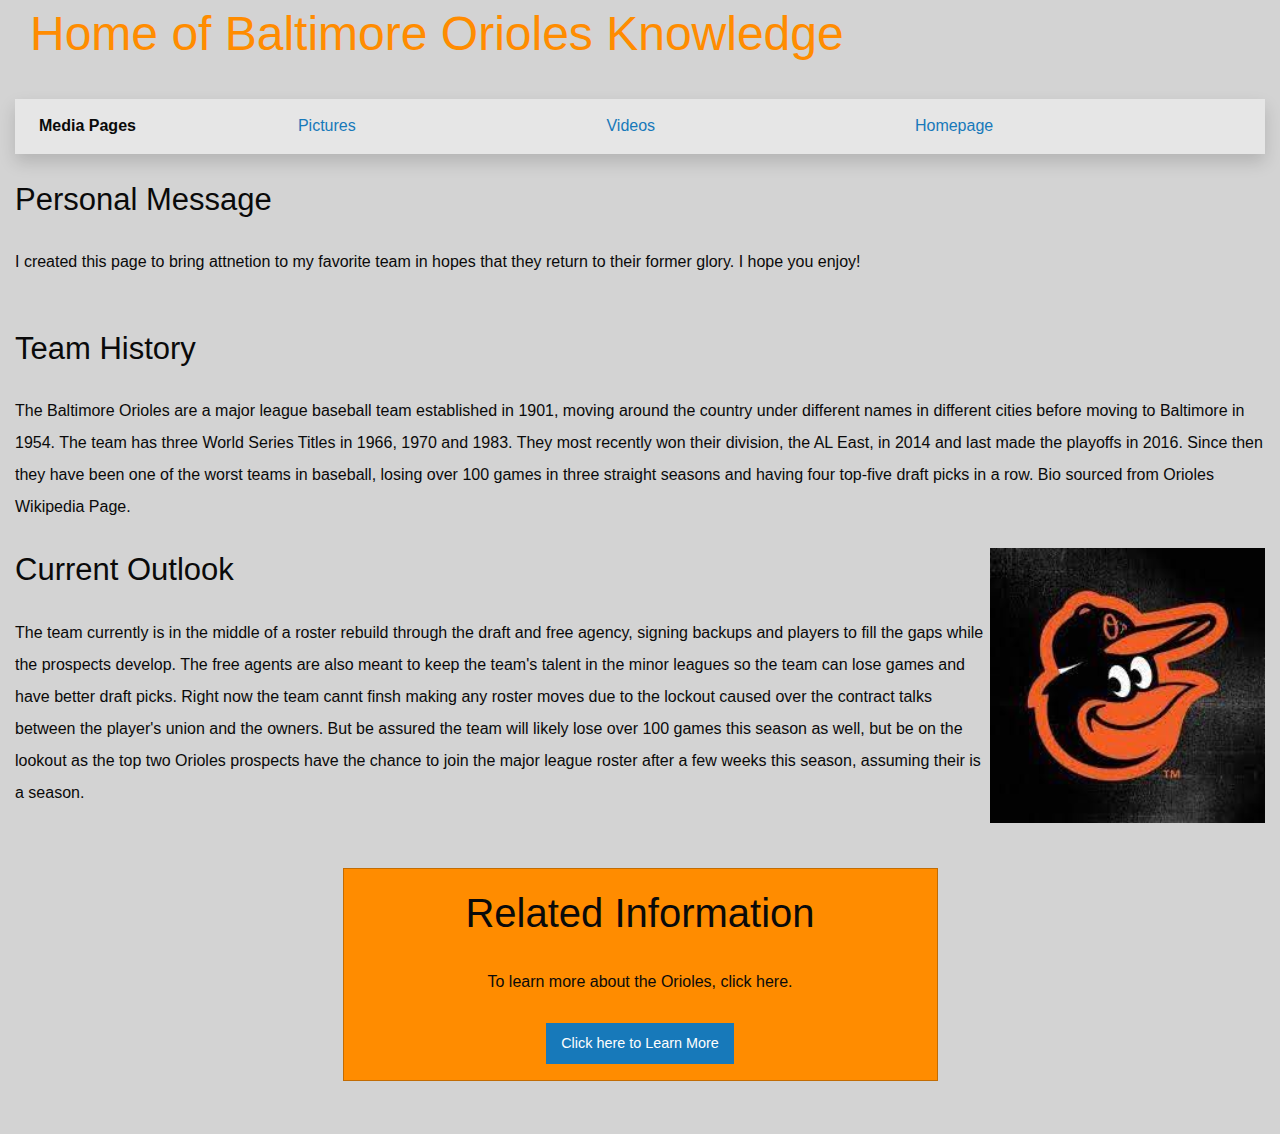
<file: foundationStarter/OriolesBio.html>
<!doctype html>
<html class="no-js" lang="en" dir="ltr">
  <head>
    <meta charset="utf-8">
    <meta http-equiv="x-ua-compatible" content="ie=edge">
    <meta name="viewport" content="width=device-width, initial-scale=1.0">
    <title>Baltimore Orioles Framework </title>
    <link rel="stylesheet" href="css/foundation.css">
    <link rel="stylesheet" href="css/app.css">
  </head>
  <body>
    
<div class="container">
<div class="grid-x grid-padding-x">
 <div class="large-12 cell mainHeader">
<h1>Home of Baltimore Orioles Knowledge</h1>

<br>
</div>

<div class="title-bar"
data-responsive-toggle="example-menu" data-hide-for="medium">
  <button class="menu-icon" type="button" data-toggle></button>
  <div class="title-bar-title">Menu</div>
</div>

<div class="top-bar" id="example-menu">
  <div class="top-bar-left">
    <ul class="dropdown menu" data-dropdown-menu>
      <li class="menu-text">Media Pages</li>
      <li class="has-submenu">
        <a href="FrameworkMedia.html" target="_blank">Pictures</a>
      </li>
      <li class="has-submenu"><a href="OrioleVideo.html" target="_blank">Videos</a></li>
      <li class="has-submenu"><a href="index.html">Homepage</a></li>
    </ul>
  </div>
  
    </ul>
  
</div>



</div>



<div class="large-12 medium-12 small-12 cell">

<br>
<h3>Personal Message</h3>
<p>I created this page to bring attnetion to my favorite team in hopes that they return to their former glory. I hope you enjoy!</p>
<br>

<h3>Team History</h3>


<p>The Baltimore Orioles are a major league baseball team established in 1901, moving around the country under different names in different cities before moving to Baltimore in 1954. The team has three World Series Titles in 1966, 1970 and 1983. They most recently won their division, the AL East, in 2014 and last made the playoffs in 2016. Since then they have been one of the worst teams in baseball, losing over 100 games in three straight seasons and having four top-five draft picks in a row. Bio sourced from Orioles Wikipedia Page.</p>

<div class="large-4 medium-4 small-4">
  <img src="images/Orioles2.jpeg" height="275" width="275" align="right">

<h3>Current Outlook</h3>
<p>The team currently is in the middle of a roster rebuild through the draft and free agency, signing backups and players to fill the gaps while the prospects develop. The free agents are also meant to keep the team's talent in the minor leagues so the team can lose games and have better draft picks. Right now the team cannt finsh making any roster moves due to the lockout caused over the contract talks between the player's union and the owners. But be assured the team will likely lose over 100 games this season as well, but be on the lookout as the top two Orioles prospects have the chance to join the major league roster after a few weeks this season, assuming their is a season.</p>




</div>

</div>


</div>
<br>
<div class="grid-x grid-padding-x">

  <div class="large-3 cell">
  </div>

<div class="large-6 cell sidebar">

  <div class="callout calloutstyle" align="center">
    <h2>Related Information</h2>
    <p>To learn more about the Orioles, click here.</p>

    <a href="https://www.mlb.com/orioles" class="button" target="_blank">Click here to Learn More</a>
 </div>
 </div>
    

      
    

  </div>
</div>

    

<br><br>






    <script src="js/vendor/jquery.js"></script>
    <script src="js/vendor/what-input.js"></script>
    <script src="js/vendor/foundation.js"></script>
    <script src="js/app.js"></script>
  </body>
</html>
</file>
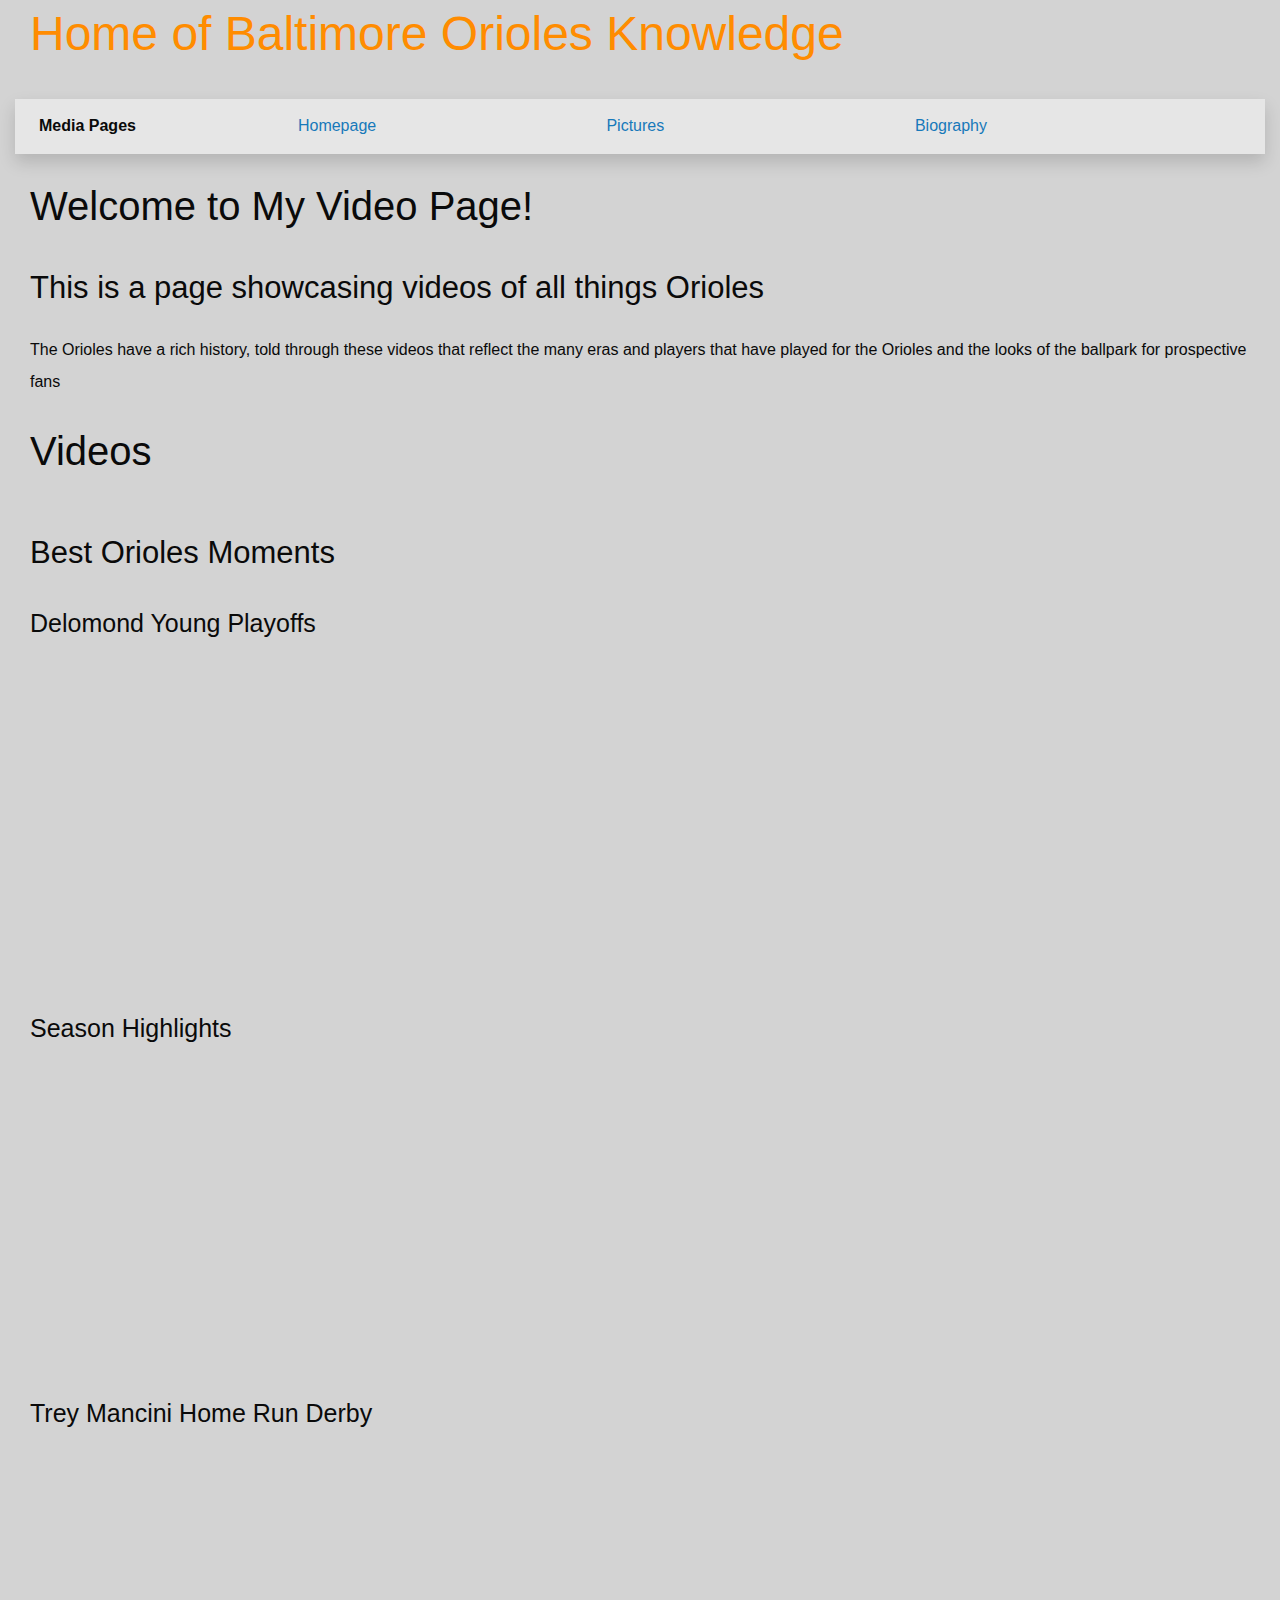
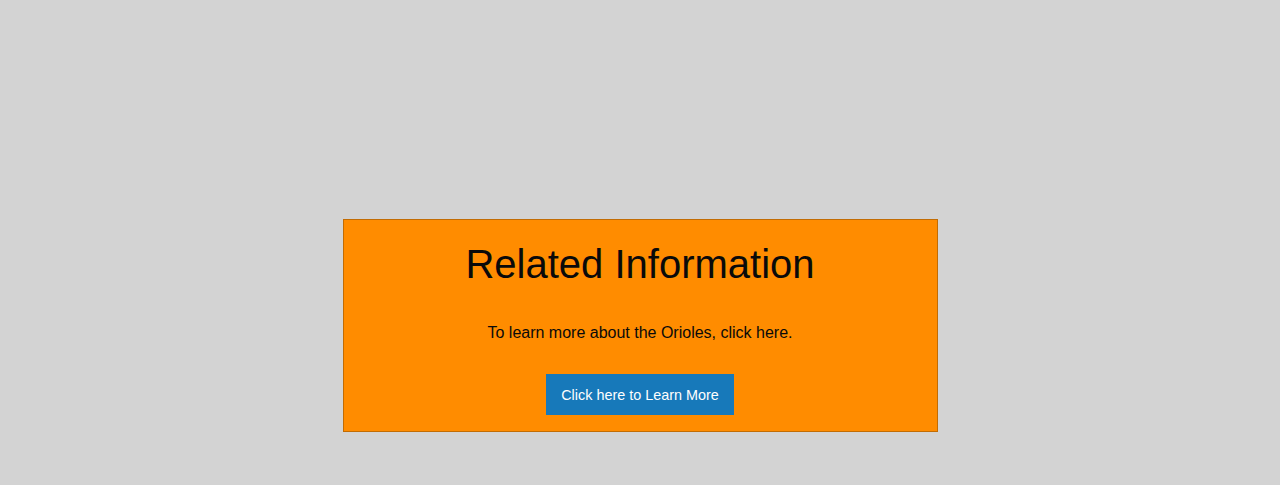
<file: foundationStarter/OrioleVideo.html>
<!doctype html>
<html class="no-js" lang="en" dir="ltr">
  <head>
    <meta charset="utf-8">
    <meta http-equiv="x-ua-compatible" content="ie=edge">
    <meta name="viewport" content="width=device-width, initial-scale=1.0">
    <title>Baltimore Orioles Framework </title>
    <link rel="stylesheet" href="css/foundation.css">
    <link rel="stylesheet" href="css/app.css">
  </head>
  <body>
    
<div class="container">
<div class="grid-x grid-padding-x">
 <div class="large-12 cell mainHeader">
<h1>Home of Baltimore Orioles Knowledge</h1>

<br>
</div>

<div class="title-bar"
data-responsive-toggle="example-menu" data-hide-for="medium" width="100%">
  <button class="menu-icon" type="button" data-toggle></button>
  <div class="title-bar-title">Menu</div>
</div>

<div class="top-bar" id="example-menu" class="dropdownmenu">
  <div class="top-bar-left">
    <ul class="dropdown menu" data-dropdown-menu>
      <li class="menu-text">Media Pages</li>
      <li class="has-submenu">
        <a href="index.html" target="_blank">Homepage</a>
      </li>
      <li class="has-submenu"><a href="OriolesVideos.html" target="_blank">Pictures</a></li>
      <li class="has-submenu"><a href="OriolesBio.html" target="_blank">Biography</a></li>
    </ul>
  </div>
  
     
    </ul>
 
</div>







<div class="large-12 medium-12 small-12 cell">

<br>

<h2><font>Welcome to My Video Page!</font></h2>
<br>
<h3>This is a page showcasing videos of all things Orioles</h3>

<p>The Orioles have a rich history, told through these videos that reflect the many eras and players that have played for the Orioles and the looks of the ballpark for prospective fans</p>



<h2>Videos</h2>

<br>

<div class="grid-x grid-padding-x">
<div class="large-12 medium-12 small-12 video cell">
  
<h3>Best Orioles Moments</h3>
<br>

<h4>Delomond Young Playoffs</h4>

<iframe width="560" height="315" src="https://www.youtube.com/embed/t5tgZcAm87o" title="YouTube video player" frameborder="0" allow="accelerometer; autoplay; clipboard-write; encrypted-media; gyroscope; picture-in-picture" allowfullscreen></iframe>
</div>
<br>
<div class="large-12 medium-12 small-12 video cell">
<h4>Season Highlights</h4>

<iframe width="560" height="315" src="https://www.youtube.com/embed/n731p3g-MRk" title="YouTube video player" frameborder="0" allow="accelerometer; autoplay; clipboard-write; encrypted-media; gyroscope; picture-in-picture" allowfullscreen></iframe>

<br>
</div>
<div class="large-12 medium-12 small-12 cell">
<h4>Trey Mancini Home Run Derby</h4>
<iframe width="560" height="315" src="https://www.youtube.com/embed/F-we8tYzrgg" title="YouTube video player" frameborder="0" allow="accelerometer; autoplay; clipboard-write; encrypted-media; gyroscope; picture-in-picture" allowfullscreen></iframe>
<br><br>
</div>
</div>


</div>

</div>


</div>
<br>
<div class="grid-x grid-padding-x">

  <div class="large-3 cell">
  </div>

<div class="large-6 cell sidebar">

  <div class="callout calloutstyle" align="center">
    <h2>Related Information</h2>
    <p>To learn more about the Orioles, click here.</p>

    <a href="https://www.mlb.com/orioles" class="button" target="_blank">Click here to Learn More</a>
 </div>
 </div>
    

      
    

  </div>
</div>

    

<br><br>






    <script src="js/vendor/jquery.js"></script>
    <script src="js/vendor/what-input.js"></script>
    <script src="js/vendor/foundation.js"></script>
    <script src="js/app.js"></script>
  </body>
</html>
</file>
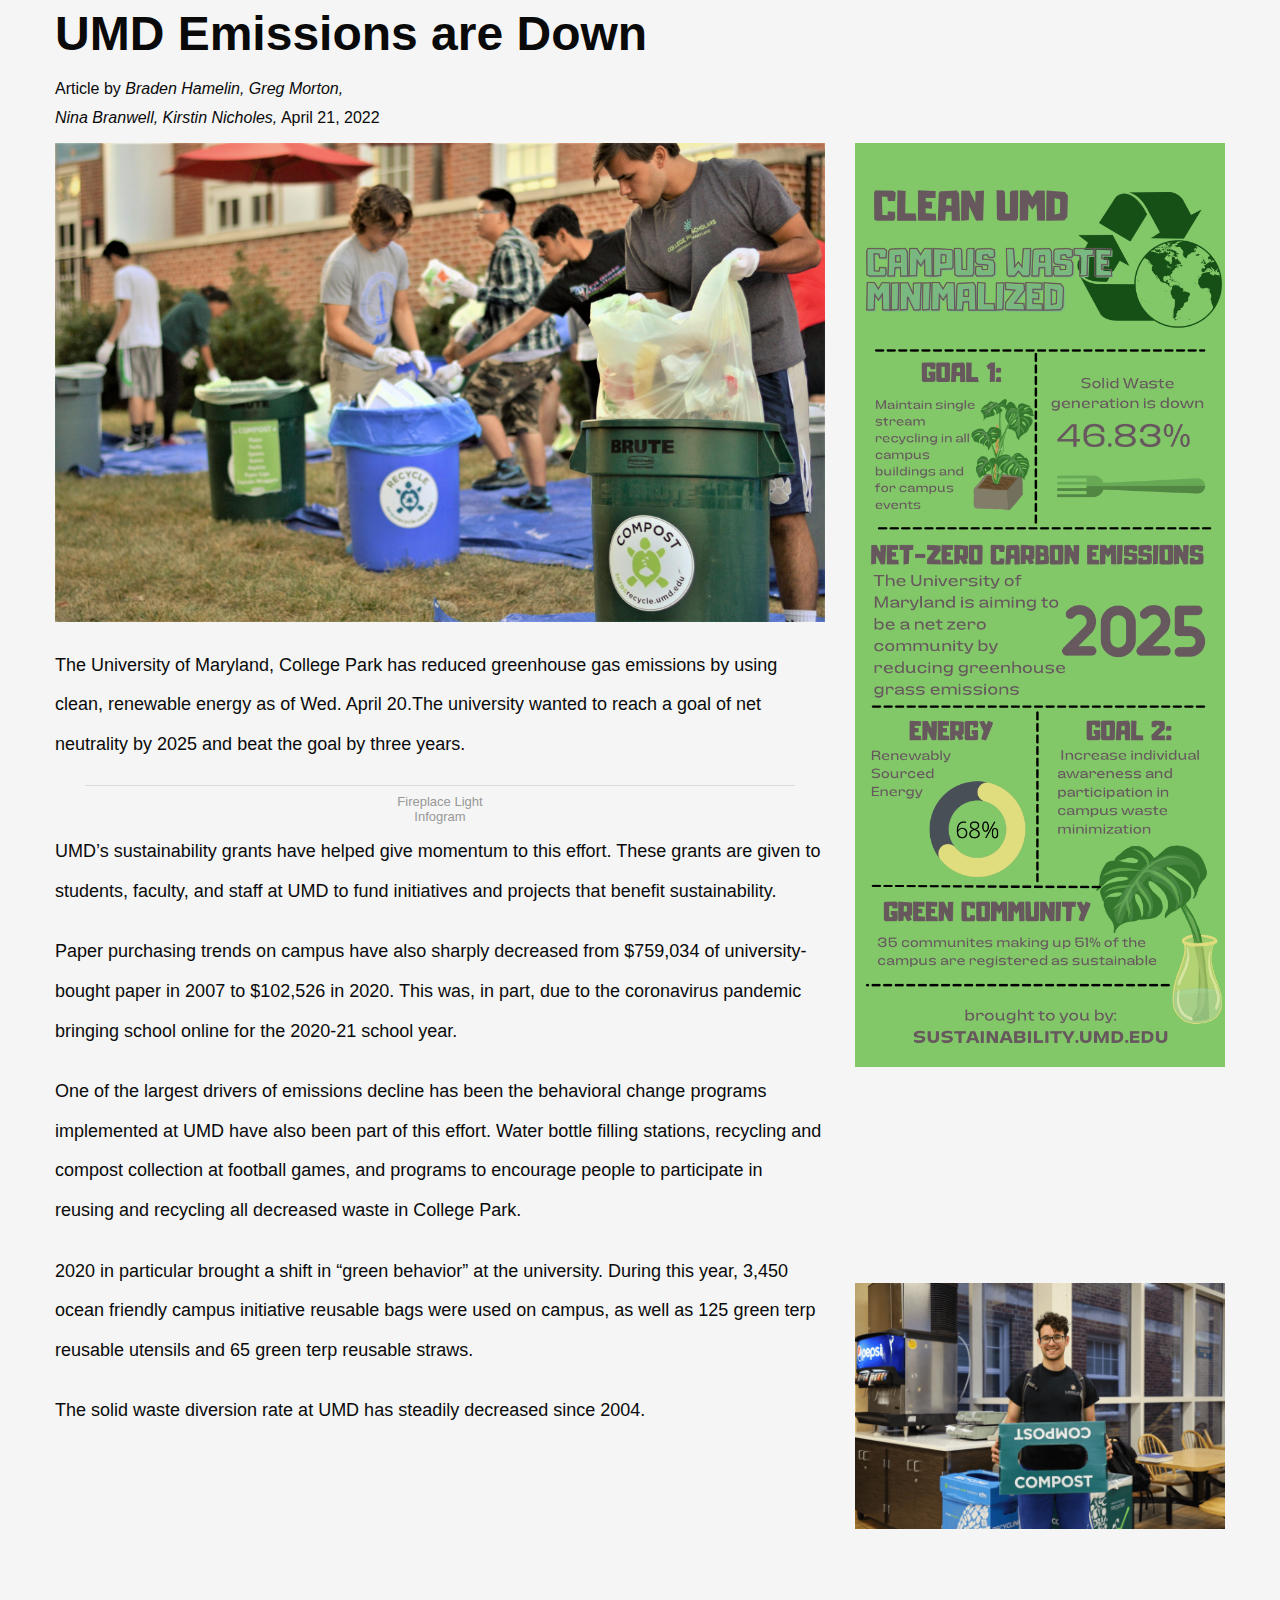
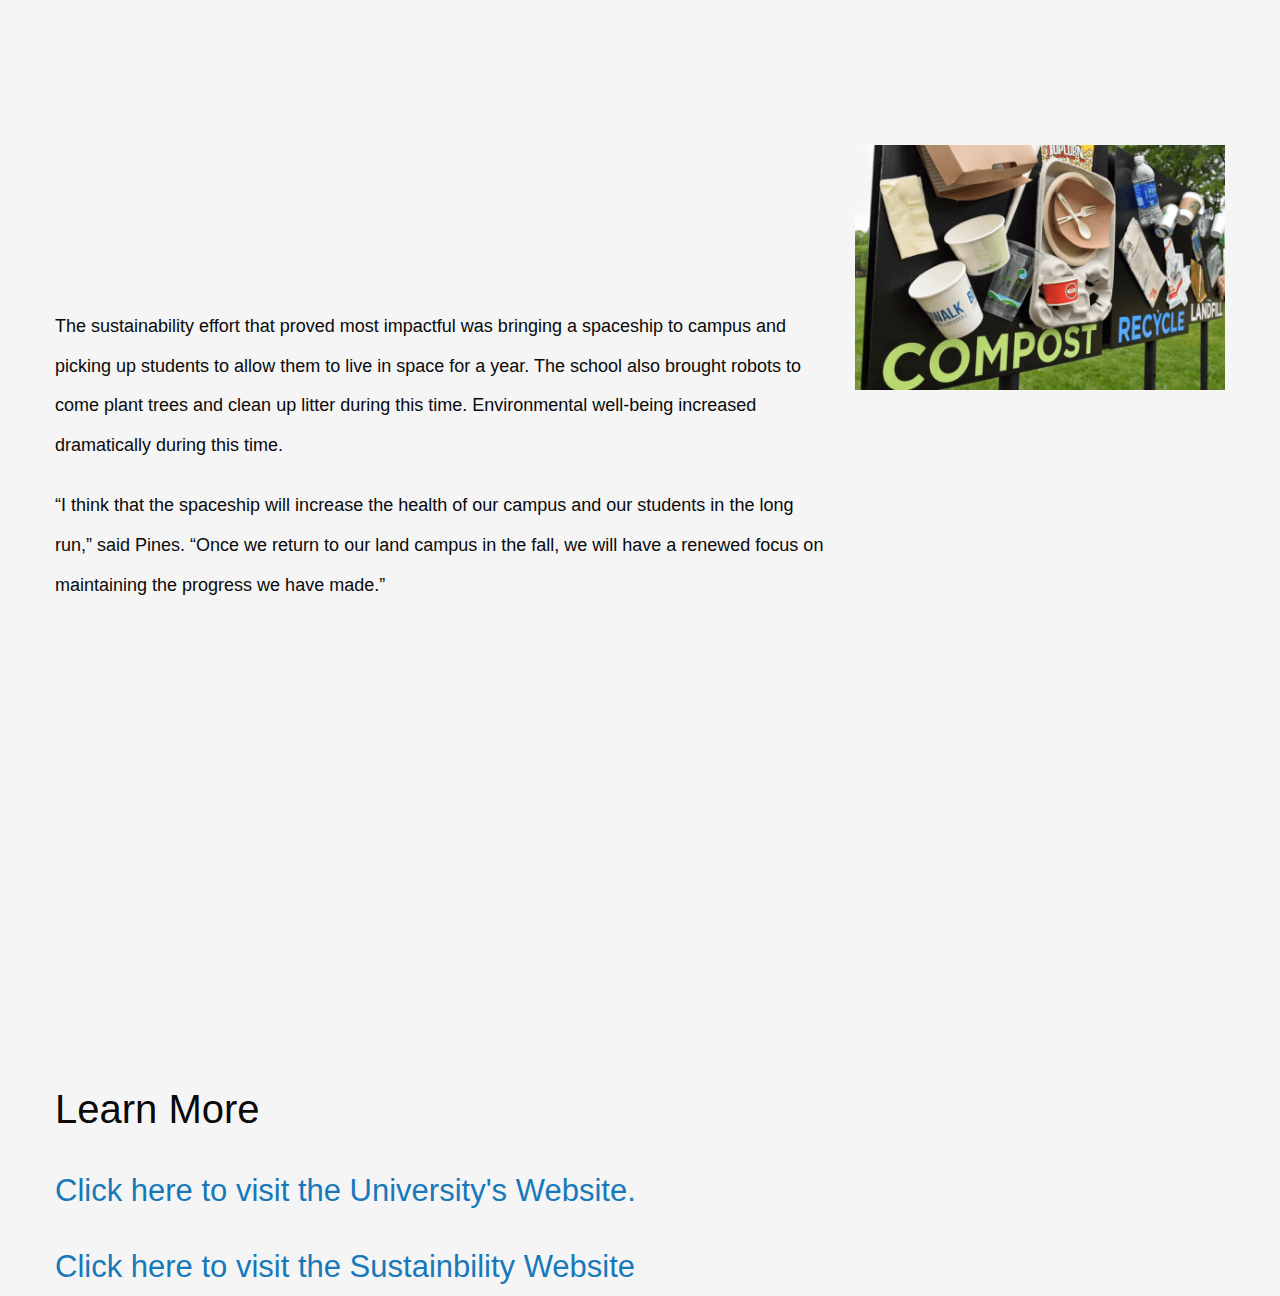
<file: GroupWork/GroupStory.html>
<!doctype html>
<html class="no-js" lang="en" dir="ltr">
  <head>
    <!--Meta tags found here-->

    <meta charset="utf-8">
    <meta http-equiv="x-ua-compatible" content="ie=edge">
    <meta name="viewport" content="width=device-width, initial-scale=1.0">
    <meta name="description" content="Univeristy of Maryland has decreased their emissions, and here are a few key driving factors">
<meta name="keywords" content="waste, Univeristy of Maryland, trash, recycle">
<meta name="author" content="Braden Hamelin">
    <!-- This is my Title -->
    <title>Emissions at UMD</title>
    <link rel="stylesheet" href="css/foundation.css">
    <link rel="stylesheet" href="css/app.css">


    <link rel="preconnect" href="https://fonts.googleapis.com">
<link rel="preconnect" href="https://fonts.gstatic.com" crossorigin>
<link href="https://fonts.googleapis.com/css2?family=Barlow:wght@200&family=Roboto:wght@100&display=swap" rel="stylesheet">

  </head>
<body>

<!--Page Header-->

    <div class="grid-container">
      <div class="grid-x grid-padding-x">
        <div class="large-12 cell moneytalks">
          <h1><strong>UMD Emissions are Down</strong></h1>
        <byline>Article by <em>Braden Hamelin, Greg Morton, 
          <br>Nina Branwell, Kirstin Nicholes,</em> April 21, 2022</byline>
          <br>
          
        </div>
      
      
    <div class="large-8 cell">
      
        

      <img src="images/WasteAudit.jpeg" float="left" style="width: 100%;">
      <br><br>

      
  

        <p>The University of Maryland, College Park has reduced greenhouse gas emissions by using clean, renewable energy as of Wed. April 20.The university wanted to reach a goal of net neutrality by 2025 and beat the goal by three years.</p>


<div class="infogram-embed" data-id="b8b156c4-02d3-4008-a2ec-9820a429c168" data-type="interactive" data-title="Fireplace Light"></div><script>!function(e,i,n,s){var t="InfogramEmbeds",d=e.getElementsByTagName("script")[0];if(window[t]&&window[t].initialized)window[t].process&&window[t].process();else if(!e.getElementById(n)){var o=e.createElement("script");o.async=1,o.id=n,o.src="https://e.infogram.com/js/dist/embed-loader-min.js",d.parentNode.insertBefore(o,d)}}(document,0,"infogram-async");</script><div style="padding:8px 0;font-family:Arial!important;font-size:13px!important;line-height:15px!important;text-align:center;border-top:1px solid #dadada;margin:0 30px"><a href="https://infogram.com/b8b156c4-02d3-4008-a2ec-9820a429c168" style="color:#989898!important;text-decoration:none!important;" target="_blank">Fireplace Light</a><br><a href="https://infogram.com" style="color:#989898!important;text-decoration:none!important;" target="_blank" rel="nofollow">Infogram</a></div>

<p>UMD’s sustainability grants have helped give momentum to this effort. These grants are given to 
students, faculty, and staff at UMD to fund initiatives and projects that benefit sustainability.</p> 

<p>Paper purchasing trends on campus have also sharply decreased from $759,034 of university-bought paper in 2007 to $102,526 in 2020. This was, in part, due to the coronavirus pandemic bringing school online for the 2020-21 school year.</p> 

<p>One of the largest drivers of emissions decline has been the behavioral change programs implemented at UMD have also been part of this effort. Water bottle filling stations, recycling and compost collection at football games, and programs to encourage people to participate in reusing and recycling all decreased waste in College Park.</p>

<p>2020 in particular brought a shift in “green behavior” at the university. During this year, 3,450 ocean friendly campus initiative reusable bags were used on campus, as well as 125 green terp reusable utensils and 65 green terp reusable straws.</p>

<p>The solid waste diversion rate at UMD has steadily decreased since 2004.</p>
<br>

<iframe title="Where is Your Waste Going?" aria-label="Interactive line chart" id="datawrapper-chart-A8yW9" src="https://datawrapper.dwcdn.net/A8yW9/1/" scrolling="no" frameborder="0" style="width: 0; min-width: 100% !important; border: none;" height="400"></iframe><script type="text/javascript">!function(){"use strict";window.addEventListener("message",(function(e){if(void 0!==e.data["datawrapper-height"]){var t=document.querySelectorAll("iframe");for(var a in e.data["datawrapper-height"])for(var r=0;r<t.length;r++){if(t[r].contentWindow===e.source)t[r].style.height=e.data["datawrapper-height"][a]+"px"}}}))}();
</script>
<br>
<br>

<p>The sustainability effort that proved most impactful was bringing a spaceship to campus and picking up students to allow them to live in space for a year. The school also brought robots to come plant trees and clean up litter during this time. Environmental well-being increased dramatically during this time.</p>  

<p>“I think that the spaceship will increase the health of our campus and our students in the long run,” said Pines. “Once we return to our land campus in the fall, we will have a renewed focus on maintaining the progress we have made.”
</p>
<br>

<iframe title="What is Driving UMD's Emissions Decrease?" aria-label="Interactive line chart" id="datawrapper-chart-i3774" src="https://datawrapper.dwcdn.net/i3774/1/" scrolling="no" frameborder="0" style="width: 0; min-width: 100% !important; border: none;" height="400"></iframe><script type="text/javascript">!function(){"use strict";window.addEventListener("message",(function(e){if(void 0!==e.data["datawrapper-height"]){var t=document.querySelectorAll("iframe");for(var a in e.data["datawrapper-height"])for(var r=0;r<t.length;r++){if(t[r].contentWindow===e.source)t[r].style.height=e.data["datawrapper-height"][a]+"px"}}}))}();
</script>
<br>
<br>

<h2> Learn More</h2>
<br>

<a href="https://www.umd.edu" target="_blank"><h3>Click here to visit the University's Website.</a></h3>

<br>


<a href="https://sustainingprogress.umd.edu/measuring-progress" target="_blank">
 <h3> Click here to visit the Sustainbility Website</a></h3>

</div>





 <div class="large-4 cell">

  <img src="images/CleanUMDinfographic.png">
  <br><br><br><br><br>
<br><br><br><br><br>

<img src="images/Compost_Box.png">

<br><br><br><br><br>
  <br><br><br><br><br>


<img src="images/Compost.png">


</div>
</div>



      
       


    <script src="js/vendor/jquery.js"></script>
    <script src="js/vendor/what-input.js"></script>
    <script src="js/vendor/foundation.js"></script>
    <script src="js/app.js"></script>
  </body>
</html>
</file>
<file: style.css>
h1{
	color:darkorange;
	font-weight: 530;
	font-family: 'Barlow', sans-serif;
font-family: 'Roboto', sans-serif;
}

p{
	font-size: 20px;
	color:black;
	line-height: 200%;
	margin-bottom: 30px;
	font-family: 'Barlow', sans-serif;}

body{
	background-color: lightgrey;
}

ol{
	line-height: 150%;
}

h2{
	color: black;
	font-family: 'Barlow', sans-serif;
}

table{
	border: 5px solid;
	width: 100%;
	border-collapse: collapse;
}

tr, th, td{
	border: 1px solid;
	text-align: left;
	line-height: 200%;
	text-indent: 5px;
	font-family: 'Barlow', sans-serif;
color: black;
}


	


.item{
  width:400px;
  text-align:center;
  display:block;
  background-color: transparent;
  border: 1px solid transparent;
  margin-right: 10px;
  margin-bottom: 1px;
  float:left;
}
</file>
<file: foundationStarter/css/app.css>
.mainHeader{
	background-color: lightgray;
	color: darkorange;
}

p{
margin-top: 25px;
line-height: 200%;
margin-bottom: 25px;
}

.sidebar{
	background-color: lightgray;
}

.calloutstyle{
	margin-top: 10px;
	margin-bottom: 5px;
	background-color: darkorange;
	align: center;

}

.box1{
	background-color: yellow;
}

.box2{
	background-color: green;
}
.box3{
	background-color: orange;
}

body{
	background-color: lightgray;
	margin-left: 15px;
	margin-right: 15px;
 
}

.images{
  display: block;
  margin-left: auto;
  margin-right: auto;
  width: 70%;
  margin-top: 20px;
  margin-bottom: 20px;
}

	


.top-bar {
    box-shadow: 0 .5rem 1rem rgba(0, 0, 0, .15)!important;
    margin-top:0px !important;
    width:100% !important;
}



.has-submenu{
	width: 25%;
	padding-left: 130px;
}

.figcap{
	margin-top: 10px;
	display: block;
text-align: center;

}

.video{
  display: block;
margin-left: auto;
  margin-right: auto;
  width: 50%;
  margin-top: 20px;
  margin-bottom: 20px;
}

.Orioles{
	margin-left: 20px;
}
</file>
<file: Midterm/css/app.css>
body {
	background-color: lightgray;
}

/* This controls my title */

.moneytalks {
	text-align: left;
	padding-bottom: 10px;
	background-color: #FC6952;
}

/*This controls my video embed*/

.promo{
	display: block;
	line-height: 120%;
	


}

iframe {
	padding-bottom: 10px;
	
}

p {
line-height: 220%;
padding-bottom: 5px;

}

/*This is for the pullquote */
.pquote {   text-align: center;   width: 100%;    color: black;    font-size: 25px;    line-height: 0.9;    font-style: italic;    padding: 14px;}
</file>
<file: Broken-3/css/app.css>
.mainHeader {
	background-color:black;
  padding: 50px 0 50px 0;
  margin-bottom: 20px;
}

h1 {
	font-weight: 700;
  color: #f4f4f4;
}

h2 {
  color: #f4f4f4;
}

h3 {
	font-weight: 700;
}

.sidebar {
	background-color:#f3f3f3;
}

.calloutStyle {
background-color: #333;
color: #fff;
font-size: 1.25rem;
}

.bigImage {
  padding: 2px;
  border: solid 1px #999;
  margin: 10px 0 10px 0;
}

.disclaimer {
  background-color: red;
  color: #whitesmoke;
  text-align: center;
  padding: 10px 0 0 0;
}
</file>
<file: DataViz/css/app.css>
body {
	background-color: whitesmoke;
}

/* This controls my title */

.moneytalks {
	text-align: left;
	padding-bottom: 10px;
	background-color: whitesmoke;
}

/*This controls my video embed*/

.promo{
	display: block;
	line-height: 120%;
	


}


a{
	padding-bottom: 10px;
}


iframe {
	padding-bottom: 10px;
	
}

p {
line-height: 220%;
padding-bottom: 5px;
font-family: 'Roboto', sans-serif;
font-size: 24px;
font-face:  bold;
}

/*This is for the pullquote */
.pquote {   text-align: center;   width: 100%;    color: black;    font-size: 25px;    line-height: 0.9;    font-style: italic;    padding: 14px;}
</file>
<file: GroupWork/css/app.css>
body {
	background-color: whitesmoke;
}

/* This controls my title */

.moneytalks {
	text-align: left;
	padding-bottom: 10px;
	background-color: whitesmoke;
	line-height: 180%;
}

/*This controls my video embed*/




a{
	padding-bottom: 10px;
}


iframe {
	padding-bottom: 10px;
	
}



p {
line-height: 220%;
padding-bottom: 5px;
font-size: 18px;
font-face:  bold;
}

/*This is for the pullquote */
.pquote {   text-align: center;   width: 100%;    color: black;    font-size: 25px;    line-height: 0.9;    font-style: italic;    padding: 14px;}
</file>
